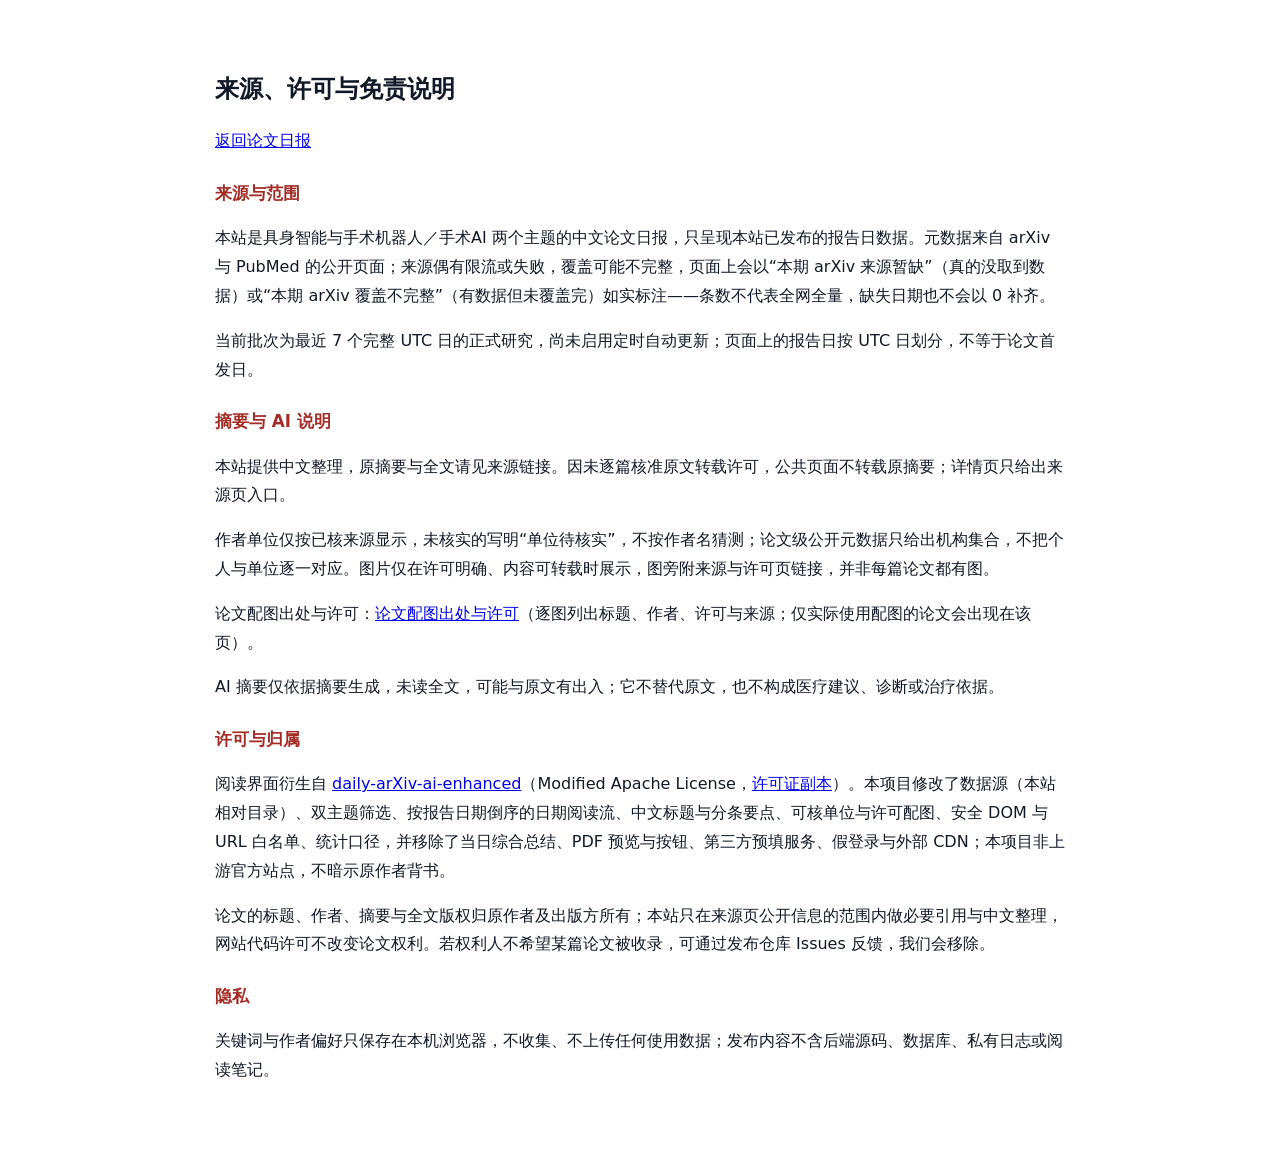
<file: NOTICE.html>
<!doctype html>
<!--
  ResearcherPapers 来源、许可与免责说明页（新建文件，不含上游代码）。

  来源与变更声明 / Provenance notice:
    阅读界面衍生自 Wei Deng 及贡献者的 daily-arXiv-ai-enhanced
    （main 01fdad3b0aec2d2f7977b686253a7b0c1c8273dc，Modified Apache License；
     许可证副本见 docs/licenses/daily-arxiv-LICENSE）；上游版权归其原作者，
    本项目不重新许可、不改标 MIT。
    2026-10 精简：不再声明“1 篇验证样本”，改为正式多日报告的来源/许可/摘要依据
    与无临床建议说明；不假称全网全量，也不假称已启用自动日更。
    2026-10 阅读改版：摘要说明补充“单位只按已核来源显示、未核不猜；配图仅在有明确
    许可且内容可转载时展示并附来源与许可，并非每篇都有图”；归属段改为描述当前
    实际改动（日期阅读流、中文标题/分条要点、可核单位与许可图，移除综合总结与 PDF 预览）。
-->
<html lang="zh-CN">
<head>
<meta charset="utf-8">
<meta name="viewport" content="width=device-width,initial-scale=1">
<title>来源、许可与免责说明 — ResearcherPapers</title>
<link rel="icon" type="image/png" href="assets/logo2-removebg-preview.png">
<link rel="stylesheet" href="css/pd-adapt.css">
</head>
<body>
<main class="notice-page">
<h1>来源、许可与免责说明</h1>
<p><a href="index.html">返回论文日报</a></p>

<h2>来源与范围</h2>
<p>本站是具身智能与手术机器人／手术AI 两个主题的中文论文日报，只呈现本站已发布的报告日数据。元数据来自 arXiv 与 PubMed 的公开页面；来源偶有限流或失败，覆盖可能不完整，页面上会以“本期 arXiv 来源暂缺”（真的没取到数据）或“本期 arXiv 覆盖不完整”（有数据但未覆盖完）如实标注——条数不代表全网全量，缺失日期也不会以 0 补齐。</p>
<p>当前批次为最近 7 个完整 UTC 日的正式研究，尚未启用定时自动更新；页面上的报告日按 UTC 日划分，不等于论文首发日。</p>

<h2>摘要与 AI 说明</h2>
<p>本站提供中文整理，原摘要与全文请见来源链接。因未逐篇核准原文转载许可，公共页面不转载原摘要；详情页只给出来源页入口。</p>
<p>作者单位仅按已核来源显示，未核实的写明“单位待核实”，不按作者名猜测；论文级公开元数据只给出机构集合，不把个人与单位逐一对应。图片仅在许可明确、内容可转载时展示，图旁附来源与许可页链接，并非每篇论文都有图。</p>
<p>论文配图出处与许可：<a href="docs/figure-credits.html">论文配图出处与许可</a>（逐图列出标题、作者、许可与来源；仅实际使用配图的论文会出现在该页）。</p>
<p>AI 摘要仅依据摘要生成，未读全文，可能与原文有出入；它不替代原文，也不构成医疗建议、诊断或治疗依据。</p>

<h2>许可与归属</h2>
<p>阅读界面衍生自 <a href="https://github.com/dw-dengwei/daily-arXiv-ai-enhanced" rel="noopener noreferrer" target="_blank">daily-arXiv-ai-enhanced</a>（Modified Apache License，<a href="docs/licenses/daily-arxiv-LICENSE">许可证副本</a>）。本项目修改了数据源（本站相对目录）、双主题筛选、按报告日期倒序的日期阅读流、中文标题与分条要点、可核单位与许可配图、安全 DOM 与 URL 白名单、统计口径，并移除了当日综合总结、PDF 预览与按钮、第三方预填服务、假登录与外部 CDN；本项目非上游官方站点，不暗示原作者背书。</p>
<p>论文的标题、作者、摘要与全文版权归原作者及出版方所有；本站只在来源页公开信息的范围内做必要引用与中文整理，网站代码许可不改变论文权利。若权利人不希望某篇论文被收录，可通过发布仓库 Issues 反馈，我们会移除。</p>

<h2>隐私</h2>
<p>关键词与作者偏好只保存在本机浏览器，不收集、不上传任何使用数据；发布内容不含后端源码、数据库、私有日志或阅读笔记。</p>
</main>
</body>
</html>
</file>
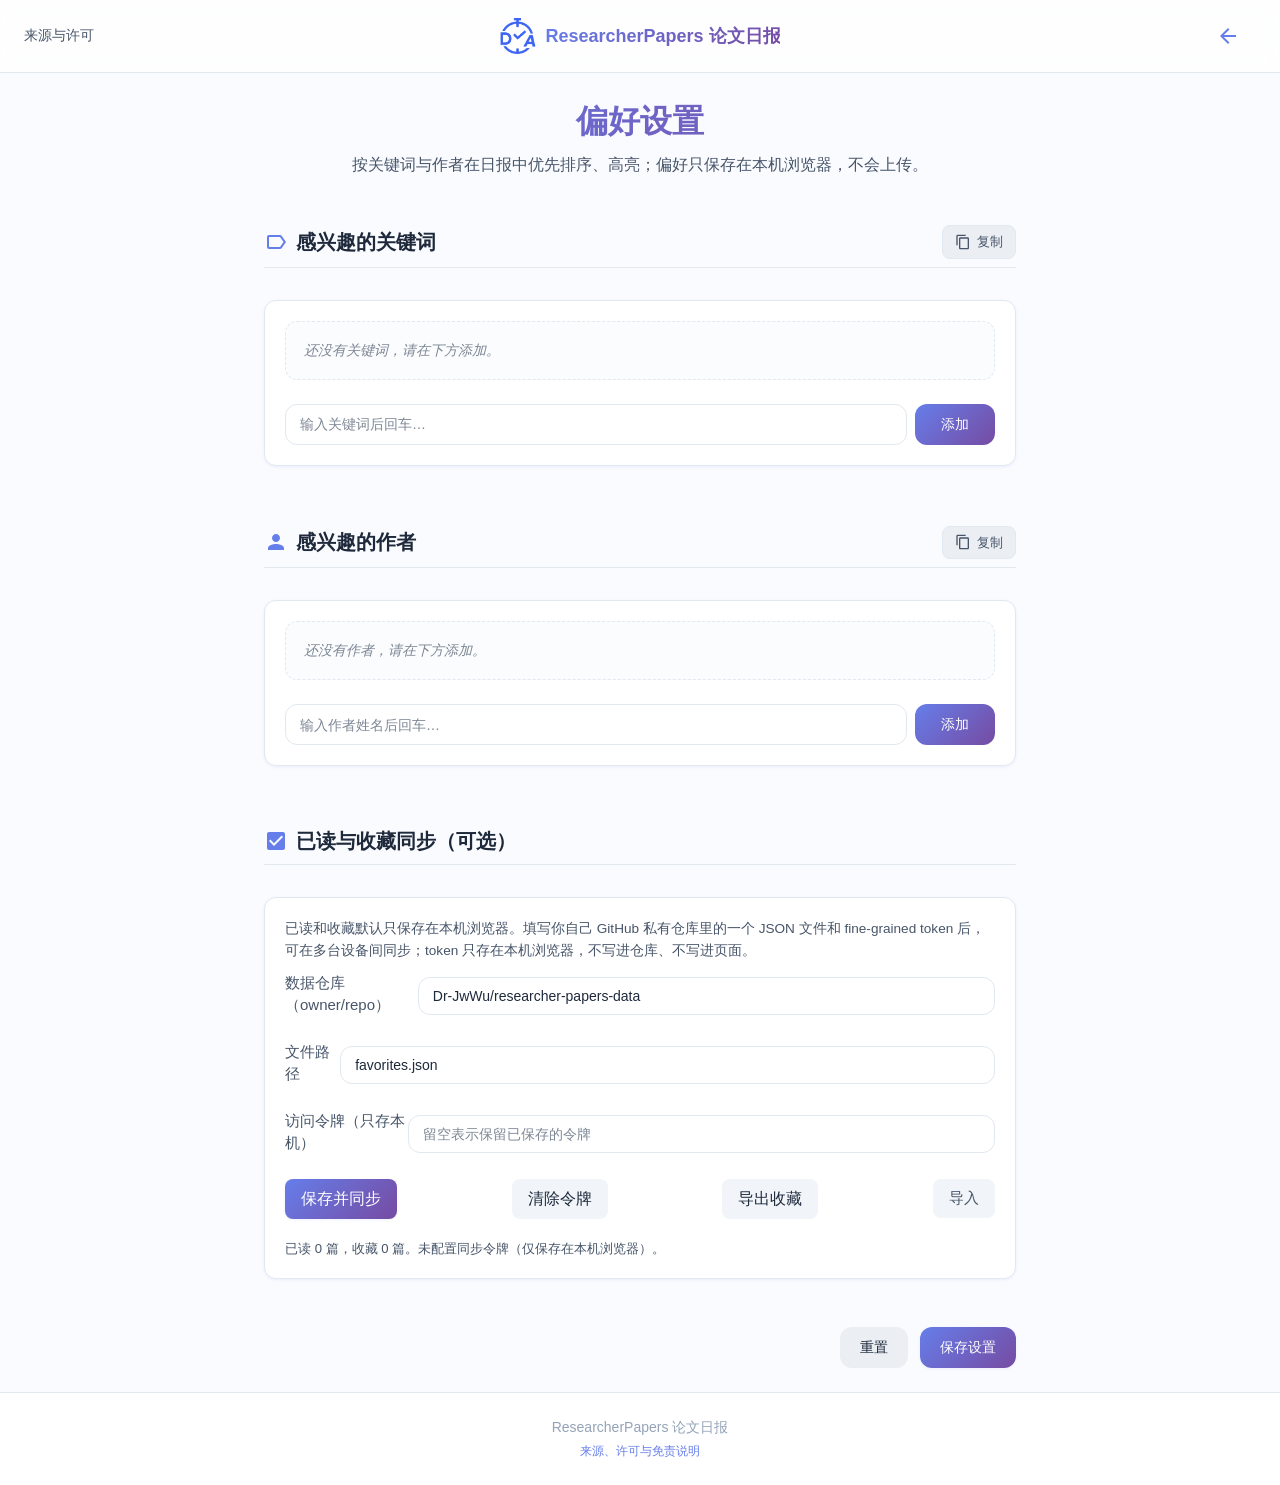
<file: settings.html>
<!DOCTYPE html>
<!--
  ResearcherPapers 偏好设置页。

  来源与变更声明 / Provenance notice:
    本文件由上游 daily-arXiv-ai-enhanced settings.html
    （main 01fdad3b0aec2d2f7977b686253a7b0c1c8273dc，Modified Apache License；
     参考 .upstream/daily-arxiv，许可证副本见 docs/licenses/daily-arxiv-LICENSE）
    改写而来。上游版权归其原作者，本项目不重新许可、不改标 MIT。
    本文件为修改后的衍生文件，主要变更：
      1. 删除 auth-config.js / auth.js、登录守卫与退出按钮（纯前端口令不是访问控制）；
      2. 删除 Google Fonts 与 GitHub 星标/派生数外部 API 调用；
      3. 本机存储说明压缩为一句话（删除输入限制工程说明）；
      4. 偏好标签改由 pd-settings.js 用 DOM API 构建（原 innerHTML 注入面已消除）。
-->
<html lang="zh-CN">
<head>
    <meta charset="UTF-8">
    <meta name="viewport" content="width=device-width, initial-scale=1.0">
    <meta name="description" content="ResearcherPapers 偏好设置：本机关键词与作者筛选">
    <title>偏好设置 - ResearcherPapers</title>
    <link rel="icon" type="image/png" href="assets/logo2-removebg-preview.png">
    <link rel="shortcut icon" type="image/png" href="assets/logo2-removebg-preview.png">
    <link rel="stylesheet" href="css/styles.css">
    <link rel="stylesheet" href="css/settings.css">
    <link rel="stylesheet" href="css/pd-adapt.css">
</head>
<body>
    <div class="app-container">
        <header>
            <div class="header-content">
                <div class="header-left">
                    <a href="NOTICE.html" class="about-link" title="来源、许可与免责说明">来源与许可</a>
                </div>

                <div class="header-center">
                    <a href="index.html" class="site-logo">
                        <img src="assets/logo2-removebg-preview.png" alt="ResearcherPapers 论文日报" class="logo-image">
                        <span class="site-title">ResearcherPapers 论文日报</span>
                    </a>
                </div>

                <div class="header-controls">
                    <a href="index.html" class="back-button" title="返回首页">
                        <svg width="24" height="24" viewBox="0 0 24 24" fill="none" xmlns="http://www.w3.org/2000/svg" aria-hidden="true">
                            <path d="M20 11H7.83L13.42 5.41L12 4L4 12L12 20L13.41 18.59L7.83 13H20V11Z" fill="currentColor"/>
                        </svg>
                    </a>
                </div>
            </div>
        </header>

        <main class="settings-page">
            <div class="settings-container">
                <div class="settings-header">
                    <h1>偏好设置</h1>
                    <p>按关键词与作者在日报中优先排序、高亮；偏好只保存在本机浏览器，不会上传。</p>
                </div>

                <div class="settings-content">
                    <div class="settings-section">
                        <div class="keyword-section-title">
                            <div class="keyword-section-title-left">
                                <svg width="24" height="24" viewBox="0 0 24 24" fill="none" xmlns="http://www.w3.org/2000/svg" aria-hidden="true">
                                    <path d="M17.63 5.84C17.27 5.33 16.67 5 16 5L5 5.01C3.9 5.01 3 5.9 3 7V17C3 18.1 3.9 18.99 5 18.99L16 19C16.67 19 17.27 18.67 17.63 18.16L22 12L17.63 5.84ZM16 17H5V7H16L19.55 12L16 17Z" fill="currentColor"/>
                                </svg>
                                感兴趣的关键词
                            </div>
                            <button id="copyKeywords" class="copy-button" title="复制关键词" type="button">
                                <svg width="18" height="18" viewBox="0 0 24 24" fill="none" xmlns="http://www.w3.org/2000/svg" aria-hidden="true">
                                    <path d="M16 1H4c-1.1 0-2 .9-2 2v14h2V3h12V1zm3 4H8c-1.1 0-2 .9-2 2v14c0 1.1.9 2 2 2h11c1.1 0 2-.9 2-2V7c0-1.1-.9-2-2-2zm0 16H8V7h11v14z" fill="currentColor"/>
                                </svg>
                                复制
                            </button>
                        </div>
                        <div class="settings-card">
                            <div class="settings-item">
                                <div class="tag-selector">
                                    <div class="selected-tags" id="selectedKeywords"></div>
                                    <div class="tag-input-container">
                                        <input type="text" id="keywordInput" class="settings-input" placeholder="输入关键词后回车…">
                                        <button id="addKeyword" class="add-tag-button" type="button">添加</button>
                                    </div>
                                </div>
                            </div>
                        </div>
                    </div>

                    <div class="settings-section">
                        <div class="keyword-section-title">
                            <div class="keyword-section-title-left">
                                <svg width="24" height="24" viewBox="0 0 24 24" fill="none" xmlns="http://www.w3.org/2000/svg" aria-hidden="true">
                                    <path d="M12 12c2.21 0 4-1.79 4-4s-1.79-4-4-4-4 1.79-4 4 1.79 4 4 4zm0 2c-2.67 0-8 1.34-8 4v2h16v-2c0-2.66-5.33-4-8-4z" fill="currentColor"/>
                                </svg>
                                感兴趣的作者
                            </div>
                            <button id="copyAuthors" class="copy-button" title="复制作者" type="button">
                                <svg width="18" height="18" viewBox="0 0 24 24" fill="none" xmlns="http://www.w3.org/2000/svg" aria-hidden="true">
                                    <path d="M16 1H4c-1.1 0-2 .9-2 2v14h2V3h12V1zm3 4H8c-1.1 0-2 .9-2 2v14c0 1.1.9 2 2 2h11c1.1 0 2-.9 2-2V7c0-1.1-.9-2-2-2zm0 16H8V7h11v14z" fill="currentColor"/>
                                </svg>
                                复制
                            </button>
                        </div>
                        <div class="settings-card">
                            <div class="settings-item">
                                <div class="tag-selector">
                                    <div class="selected-tags" id="selectedAuthors"></div>
                                    <div class="tag-input-container">
                                        <input type="text" id="authorInput" class="settings-input" placeholder="输入作者姓名后回车…">
                                        <button id="addAuthor" class="add-tag-button" type="button">添加</button>
                                    </div>
                                </div>
                            </div>
                        </div>
                    </div>

                    <div class="settings-section" id="syncSection">
                        <div class="keyword-section-title">
                            <div class="keyword-section-title-left">
                                <svg width="24" height="24" viewBox="0 0 24 24" fill="none" xmlns="http://www.w3.org/2000/svg" aria-hidden="true">
                                    <path d="M19 3H5c-1.1 0-2 .9-2 2v14c0 1.1.9 2 2 2h14c1.1 0 2-.9 2-2V5c0-1.1-.9-2-2-2zm-9 14l-5-5 1.41-1.41L10 14.17l7.59-7.59L19 8l-9 9z" fill="currentColor"/>
                                </svg>
                                已读与收藏同步（可选）
                            </div>
                        </div>
                        <div class="settings-card">
                            <p class="settings-help">已读和收藏默认只保存在本机浏览器。填写你自己 GitHub 私有仓库里的一个 JSON 文件和 fine-grained token 后，可在多台设备间同步；token 只存在本机浏览器，不写进仓库、不写进页面。</p>
                            <div class="settings-item">
                                <label class="settings-label" for="syncRepo">数据仓库（owner/repo）</label>
                                <input id="syncRepo" class="settings-input" type="text" autocomplete="off" spellcheck="false">
                            </div>
                            <div class="settings-item">
                                <label class="settings-label" for="syncPath">文件路径</label>
                                <input id="syncPath" class="settings-input" type="text" autocomplete="off" spellcheck="false">
                            </div>
                            <div class="settings-item">
                                <label class="settings-label" for="syncToken">访问令牌（只存本机）</label>
                                <input id="syncToken" class="settings-input" type="password" autocomplete="new-password" placeholder="留空表示保留已保存的令牌">
                            </div>
                            <div class="settings-item settings-sync-actions">
                                <button id="syncSave" class="button primary" type="button">保存并同步</button>
                                <button id="syncClear" class="button" type="button">清除令牌</button>
                                <button id="syncExport" class="button" type="button">导出收藏</button>
                                <label class="button settings-import-label" for="syncImport">导入</label>
                                <input id="syncImport" type="file" accept="application/json" hidden>
                            </div>
                            <p id="syncStatus" class="settings-sync-status" role="status"></p>
                        </div>
                    </div>
                </div>

                <div class="settings-actions">
                    <button id="resetSettings" class="button" type="button">重置</button>
                    <button id="saveSettings" class="button primary" type="button">保存设置</button>
                </div>
            </div>
        </main>

        <footer>
            <div class="footer-content">
                <p>ResearcherPapers 论文日报</p>
                <p class="footer-attribution"><a href="NOTICE.html">来源、许可与免责说明</a></p>
            </div>
        </footer>
    </div>

    <script src="js/pd-core.js"></script>
    <script src="js/pd-i18n.js"></script>
    <script src="js/pd-dom.js"></script>
    <script src="js/pd-prefs.js"></script>
    <script src="js/pd-user-state.js"></script>
    <script src="js/pd-settings.js"></script>
    <script src="js/pd-sync-settings.js"></script>
</body>
</html>
</file>
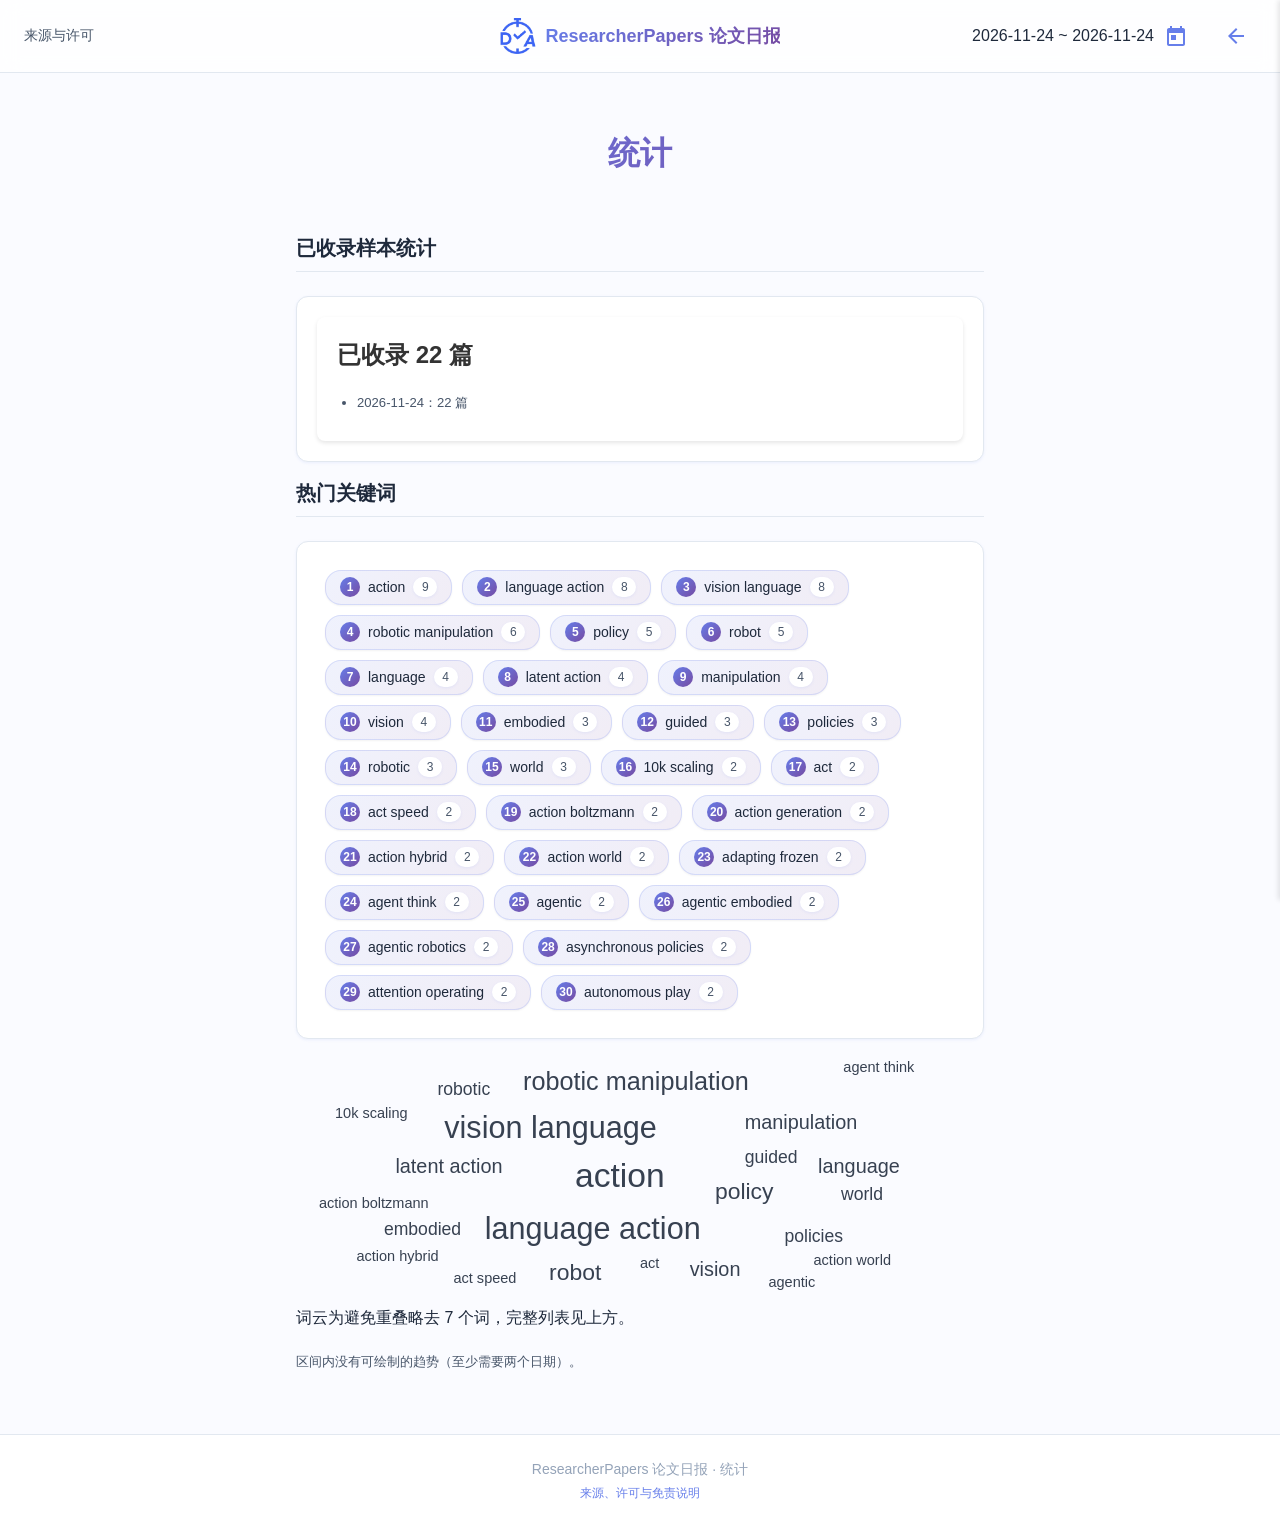
<file: statistic.html>
<!DOCTYPE html>
<!--
  ResearcherPapers 统计页（只统计已收录样本）。

  来源与变更声明 / Provenance notice:
    本文件由上游 daily-arXiv-ai-enhanced statistic.html
    （main 01fdad3b0aec2d2f7977b686253a7b0c1c8273dc，Modified Apache License；
     参考 .upstream/daily-arxiv，许可证副本见 docs/licenses/daily-arxiv-LICENSE）
    改写而来。上游版权归其原作者，本项目不重新许可、不改标 MIT。
    本文件为修改后的衍生文件，主要变更：
      1. 删除 flatpickr / d3 / d3-cloud / compromise / chart.js 等 CDN 脚本
         与 Google Fonts，统计图改为内置 SVG 渲染（无外部请求）；
      2. 删除 auth-config.js / auth.js、登录守卫与退出按钮；
      3. 删除 GitHub 星标/派生数外部 API 调用；
      4. 日期选择改原生 input[type=date]；
      5. 不再放“仅统计已收录样本/不补 0”这类常驻口径 defence：缺失日期仍逐日
         如实列出、不补 0，事实说明保留在缺口清单里；
      6. 精简：删除工程说明区块；页脚只留署名与关于链接。
-->
<html lang="zh-CN">
<head>
    <meta charset="UTF-8">
    <meta name="viewport" content="width=device-width, initial-scale=1.0">
    <meta name="description" content="ResearcherPapers 统计：关键词与趋势">
    <title>统计 - ResearcherPapers</title>
    <link rel="icon" type="image/png" href="assets/logo2-removebg-preview.png">
    <link rel="shortcut icon" type="image/png" href="assets/logo2-removebg-preview.png">
    <link rel="stylesheet" href="css/styles.css">
    <link rel="stylesheet" href="css/statistic.css">
    <link rel="stylesheet" href="css/pd-adapt.css">
</head>
<body>
    <div class="app-container">
        <header>
            <div class="header-content">
                <div class="header-left">
                    <a href="NOTICE.html" class="about-link" title="来源、许可与免责说明">来源与许可</a>
                </div>

                <div class="header-center">
                    <a href="index.html" class="site-logo">
                        <img src="assets/logo2-removebg-preview.png" alt="ResearcherPapers 论文日报" class="logo-image">
                        <span class="site-title">ResearcherPapers 论文日报</span>
                    </a>
                </div>

                <div class="header-controls">
                    <div class="date-selector">
                        <div class="date-display">
                            <span id="currentDate">Loading...</span>
                            <button id="calendarButton" class="icon-button" title="选择日期" type="button">
                                <svg width="24" height="24" viewBox="0 0 24 24" fill="none" xmlns="http://www.w3.org/2000/svg" aria-hidden="true">
                                    <path d="M19 4H18V2H16V4H8V2H6V4H5C3.89 4 3.01 4.9 3.01 6L3 20C3 21.1 3.89 22 5 22H19C20.1 22 21 21.1 21 20V6C21 4.9 20.1 4 19 4ZM19 20H5V9H19V20ZM7 11H12V16H7V11Z" fill="currentColor"/>
                                </svg>
                            </button>
                        </div>
                    </div>
                    <a href="index.html" class="back-button" title="返回首页">
                        <svg width="24" height="24" viewBox="0 0 24 24" fill="none" xmlns="http://www.w3.org/2000/svg" aria-hidden="true">
                            <path d="M20 11H7.83L13.42 5.41L12 4L4 12L12 20L13.41 18.59L7.83 13H20V11Z" fill="currentColor"/>
                        </svg>
                    </a>
                </div>
            </div>
        </header>

        <main class="statistics-page">
            <div class="statistics-container">
                <div class="statistics-header">
                    <h1>统计</h1>
                </div>

                <div class="statistics-content">
                    <div class="date-picker-modal" id="datePickerModal">
                        <div class="date-picker-content">
                            <div class="date-picker-body">
                                <h3 class="date-picker-title">选择日期</h3>
                                <div class="flatpickr-container">
                                    <div id="datepicker" class="native-datepicker"></div>
                                </div>
                                <div class="date-range-selector">
                                    <span class="toggle-label">区间</span>
                                    <label class="toggle-switch">
                                        <input type="checkbox" id="dateRangeMode">
                                        <span class="toggle-slider"></span>
                                    </label>
                                </div>
                            </div>
                        </div>
                    </div>

                    <div id="papersList">
                        <!-- 统计数据由 statistic.js 渲染 -->
                    </div>
                </div>
            </div>
        </main>

        <footer>
            <div class="footer-content">
                <p>ResearcherPapers 论文日报 · 统计</p>
                <p class="footer-attribution"><a href="NOTICE.html">来源、许可与免责说明</a></p>
            </div>
        </footer>
    </div>

    <div id="paperSidebar" class="paper-sidebar">
        <div class="sidebar-header">
            <div class="header-content">
                <h3 id="selectedKeyword"></h3>
            </div>
            <button class="close-sidebar" type="button" title="关闭">&times;</button>
        </div>
        <div class="sidebar-content">
            <div id="relatedPapers" class="related-papers">
                <!-- 相关论文由 statistic.js 渲染 -->
            </div>
        </div>
    </div>

    <noscript>
        <p class="noscript-notice">本页需要 JavaScript 才能读取本站 data/ 目录下的数据；未启用脚本时不会发送任何请求。</p>
    </noscript>

    <script src="js/pd-core.js"></script>
    <script src="js/pd-i18n.js"></script>
    <script src="js/pd-dom.js"></script>
    <script src="js/pd-stat.js"></script>
    <script src="js/statistic.js"></script>
</body>
</html>
</file>
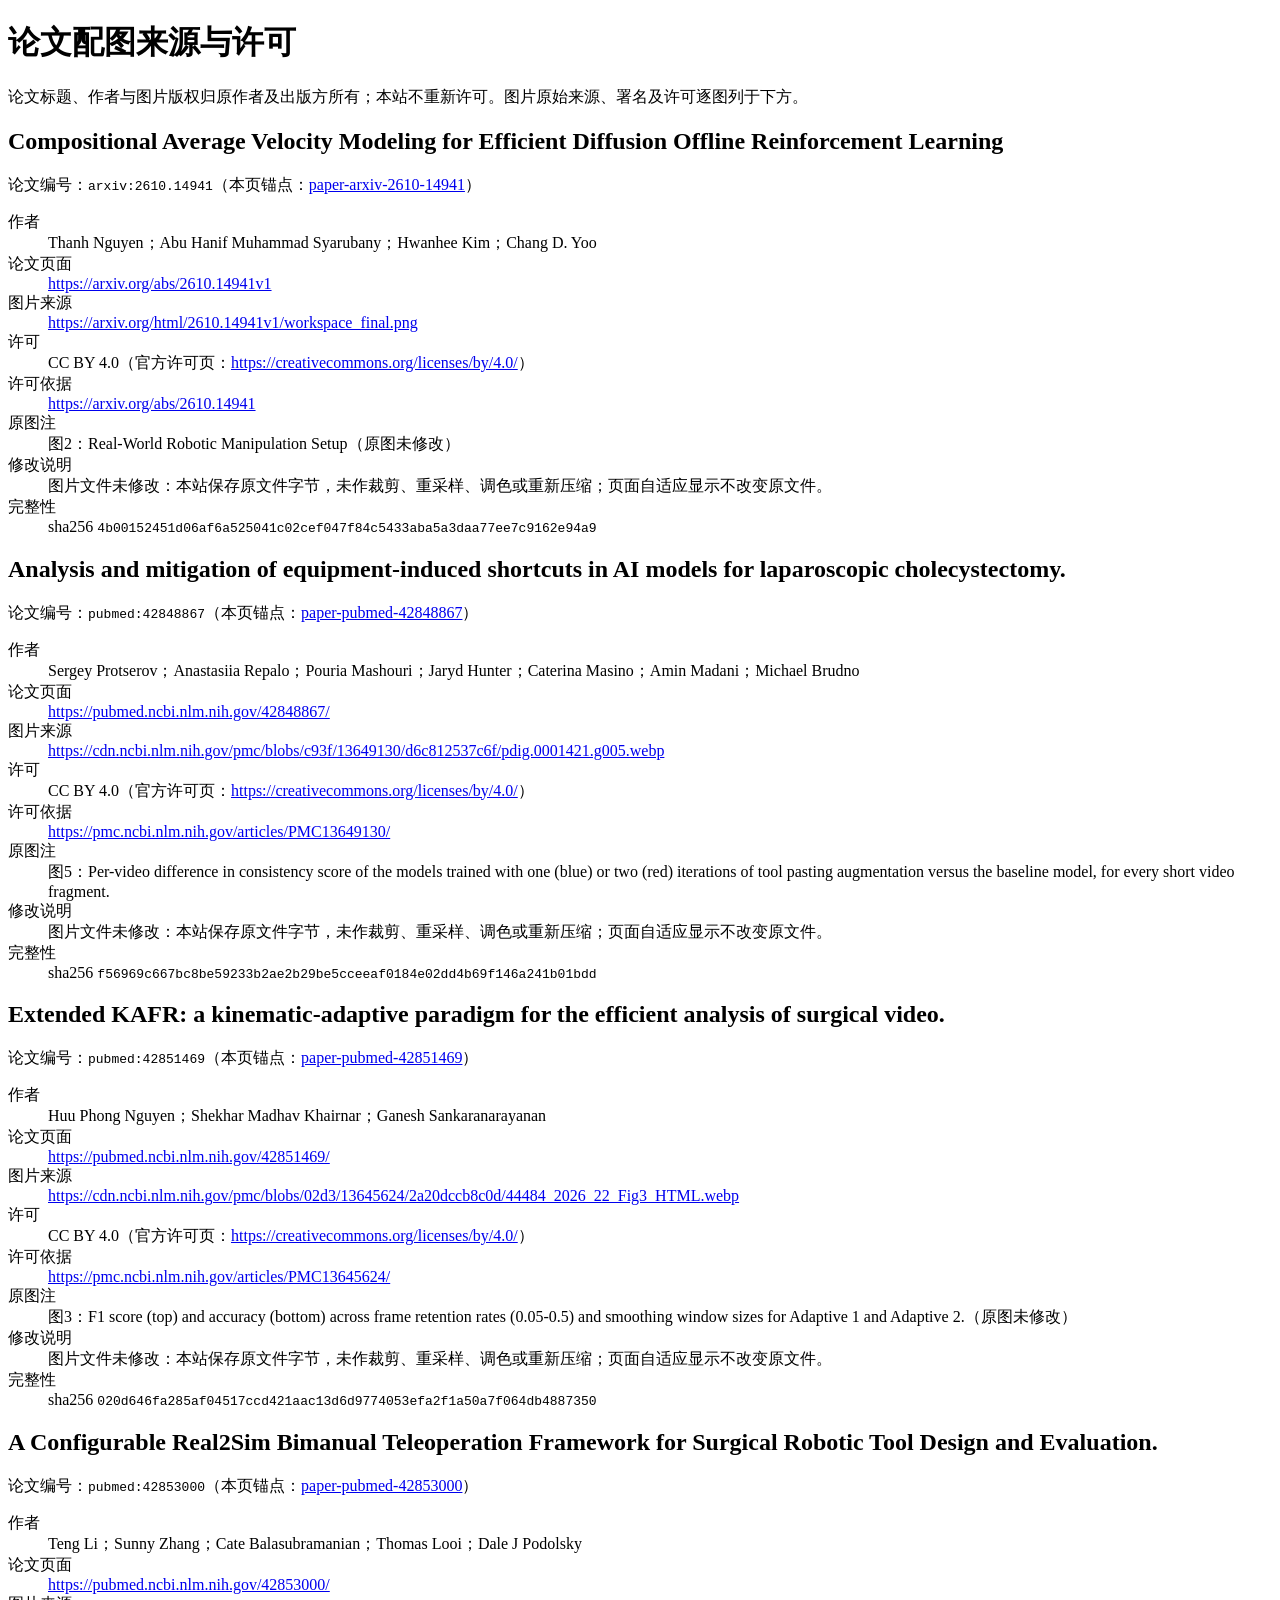
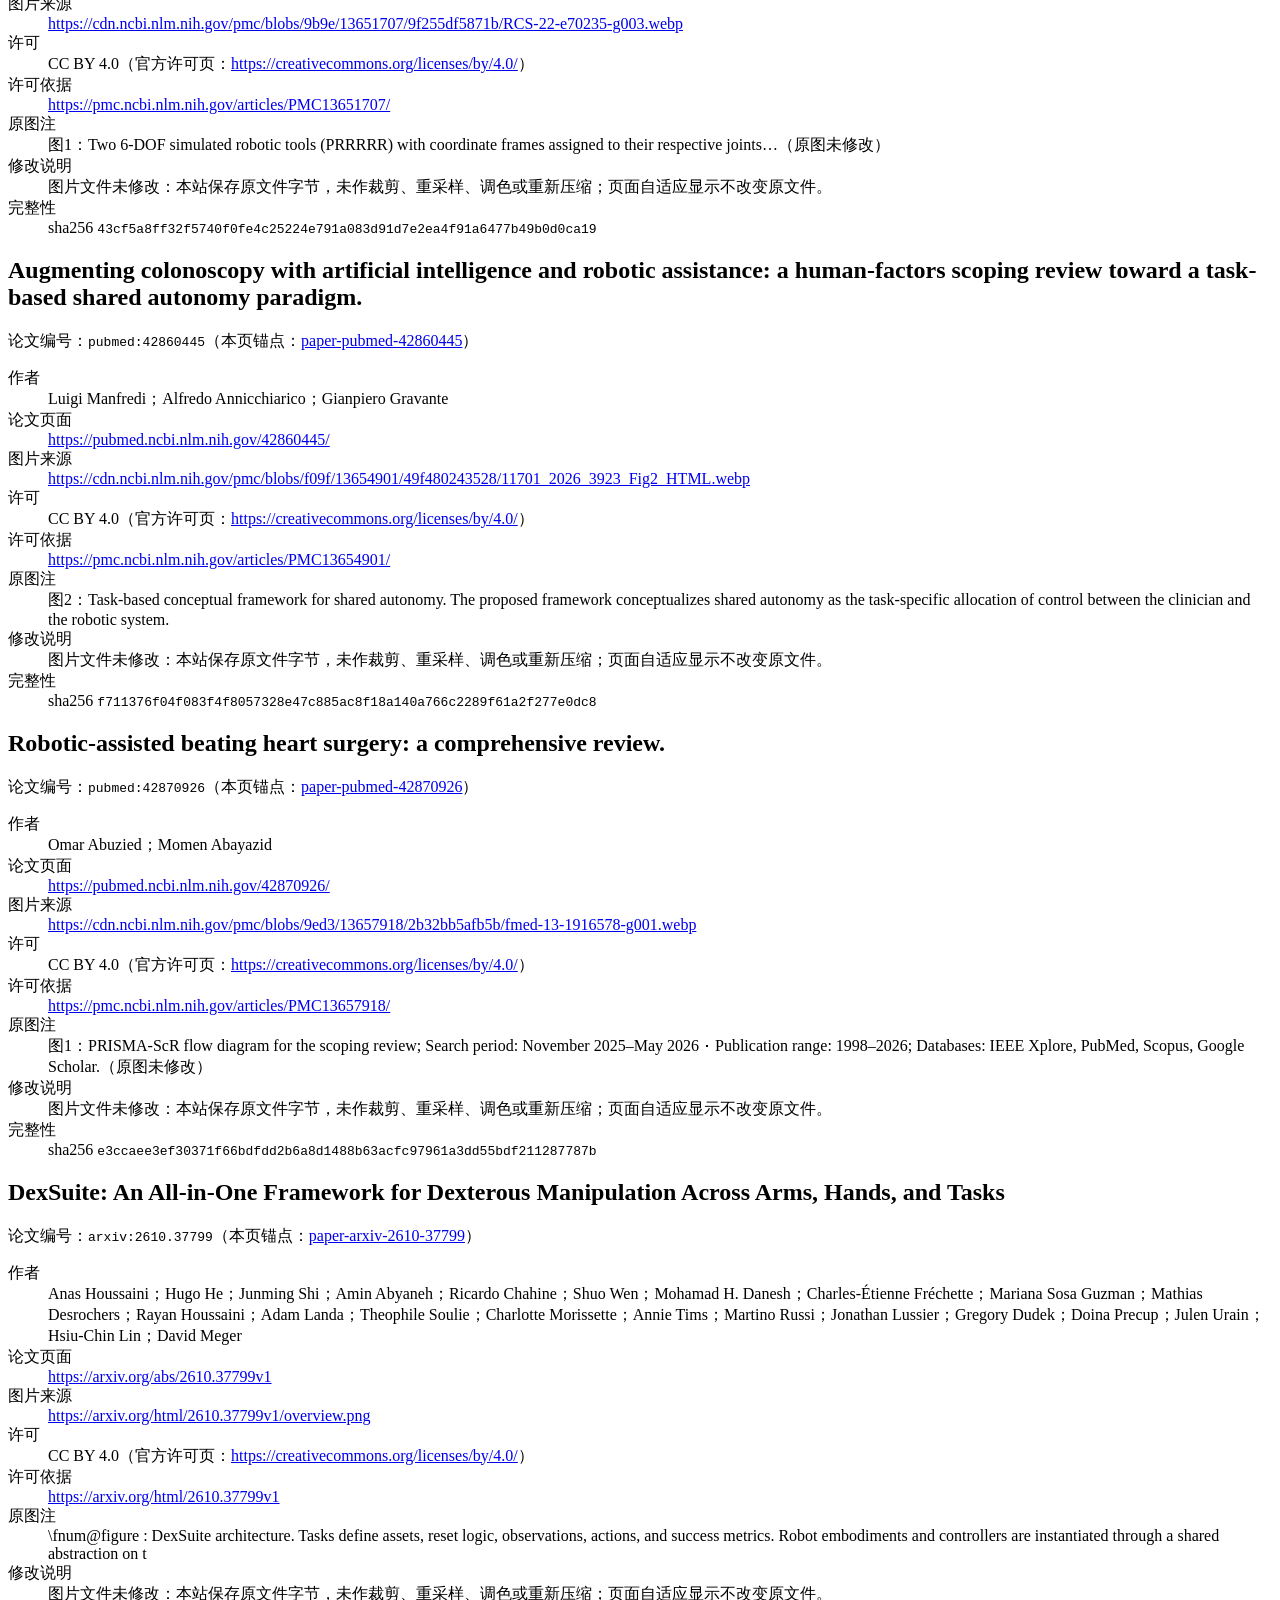
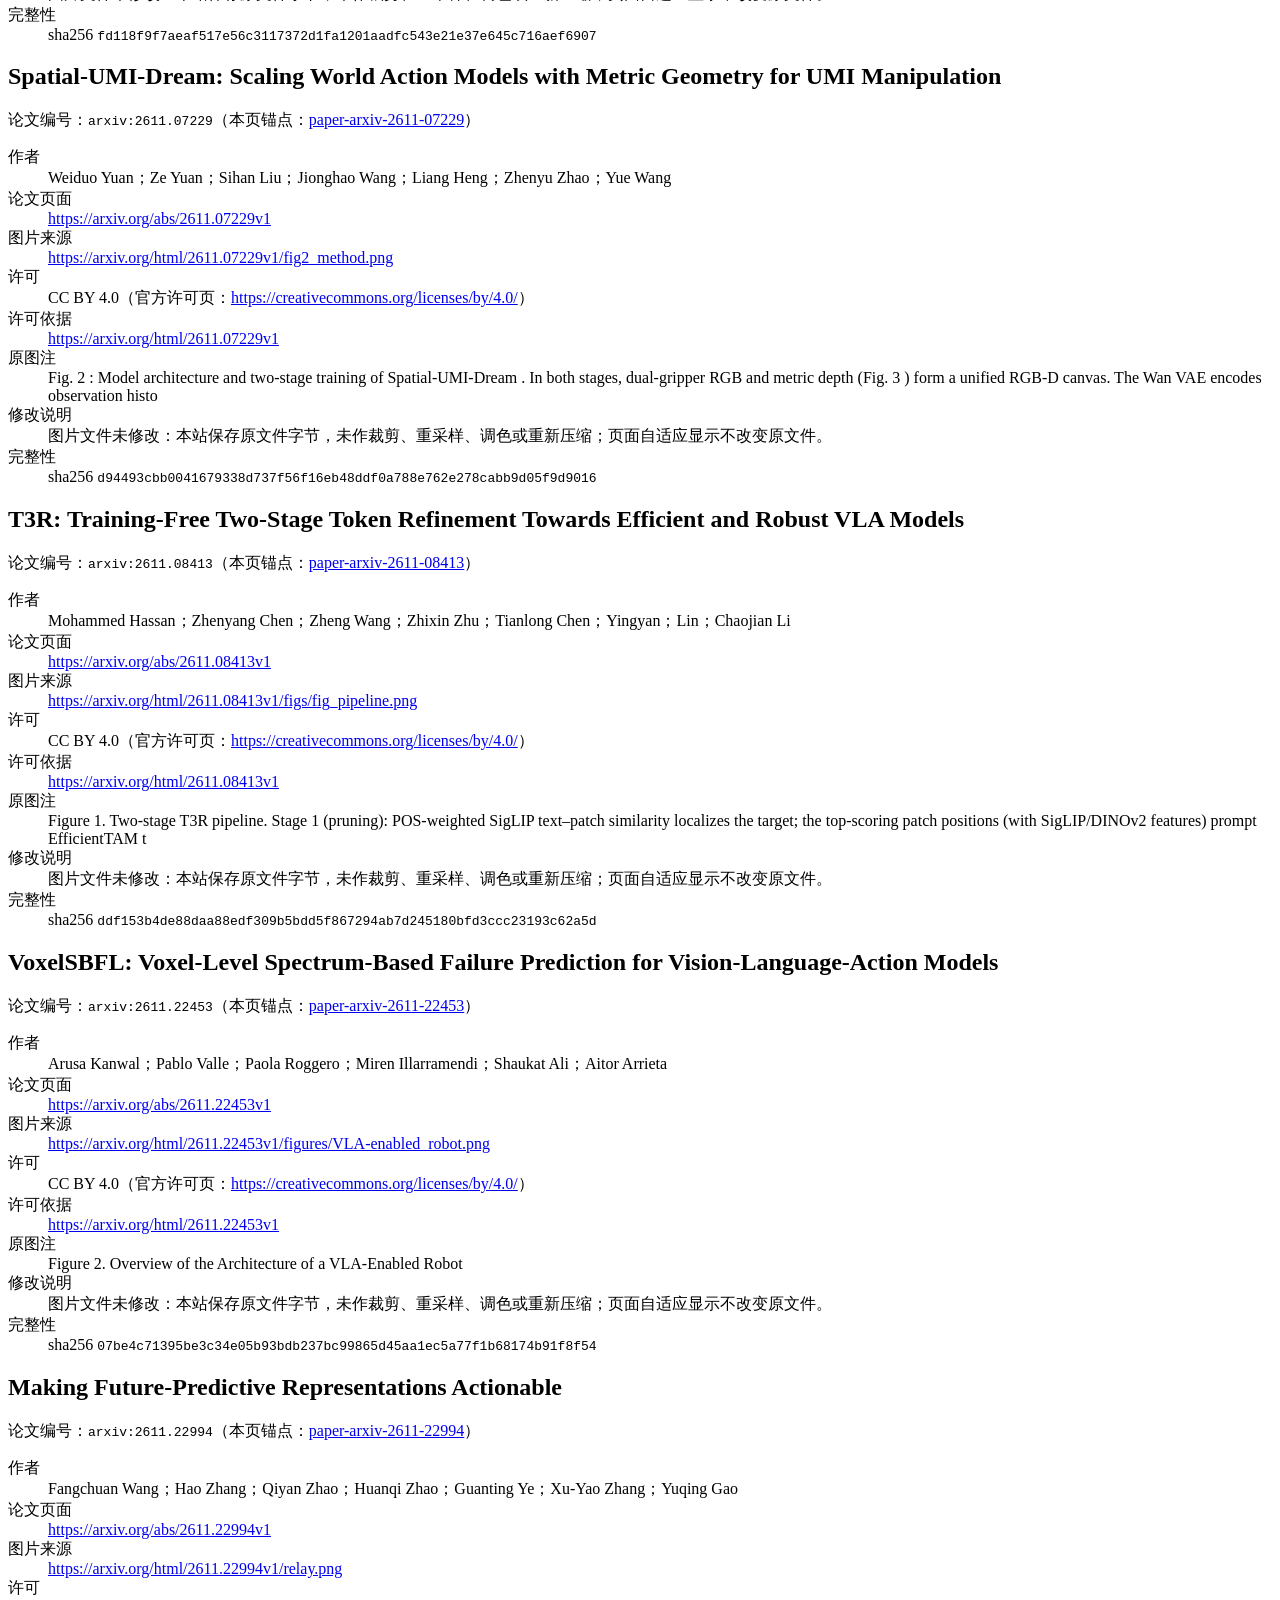
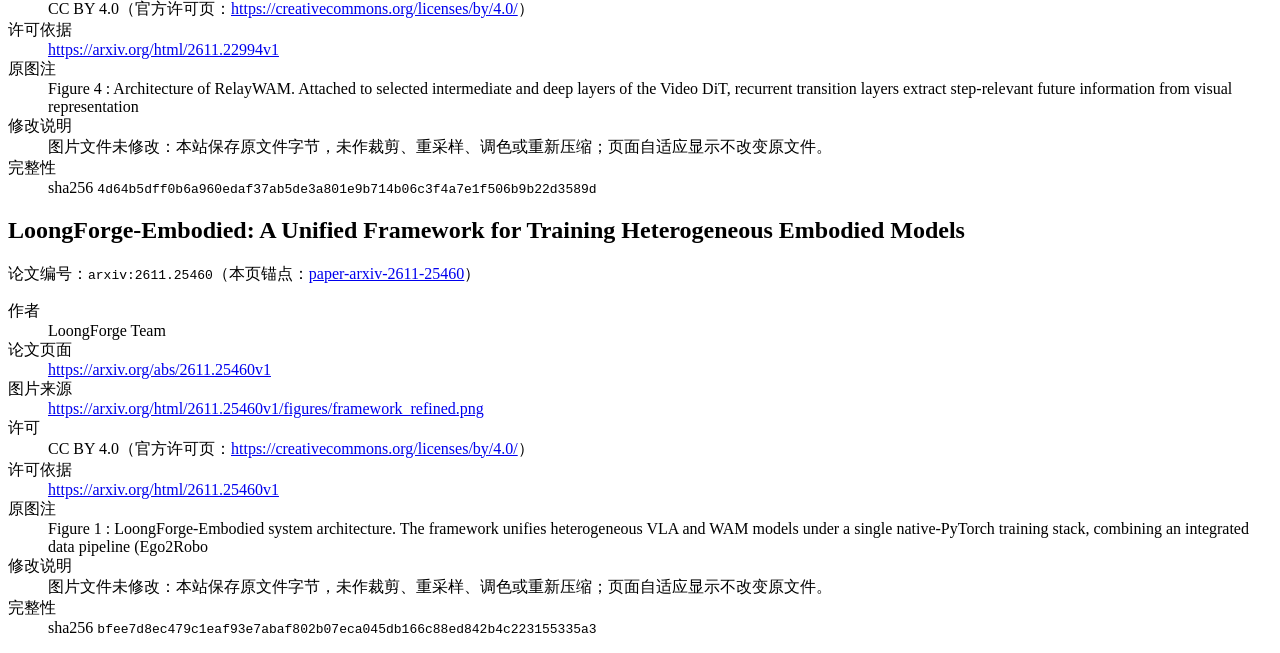
<file: docs/figure-credits.html>
<!doctype html><html lang="zh-CN"><meta charset="UTF-8"><title>论文配图来源与许可</title><body><main><h1>论文配图来源与许可</h1><p>论文标题、作者与图片版权归原作者及出版方所有；本站不重新许可。图片原始来源、署名及许可逐图列于下方。</p><article class="credit" id="paper-arxiv-2610-14941">
<h2>Compositional Average Velocity Modeling for Efficient Diffusion Offline Reinforcement Learning</h2>
<p class="credit-meta">论文编号：<code>arxiv:2610.14941</code>（本页锚点：<a href="#paper-arxiv-2610-14941">paper-arxiv-2610-14941</a>）</p>
<dl>
<dt>作者</dt><dd>Thanh Nguyen；Abu Hanif Muhammad Syarubany；Hwanhee Kim；Chang D. Yoo</dd>
<dt>论文页面</dt><dd><a href="https://arxiv.org/abs/2610.14941v1" rel="noopener noreferrer" target="_blank">https://arxiv.org/abs/2610.14941v1</a></dd>
<dt>图片来源</dt><dd><a href="https://arxiv.org/html/2610.14941v1/workspace_final.png" rel="noopener noreferrer" target="_blank">https://arxiv.org/html/2610.14941v1/workspace_final.png</a></dd>
<dt>许可</dt><dd>CC BY 4.0（官方许可页：<a href="https://creativecommons.org/licenses/by/4.0/" rel="noopener noreferrer" target="_blank">https://creativecommons.org/licenses/by/4.0/</a>）</dd>
<dt>许可依据</dt><dd><a href="https://arxiv.org/abs/2610.14941" rel="noopener noreferrer" target="_blank">https://arxiv.org/abs/2610.14941</a></dd>
<dt>原图注</dt><dd>图2：Real-World Robotic Manipulation Setup（原图未修改）</dd>
<dt>修改说明</dt><dd>图片文件未修改：本站保存原文件字节，未作裁剪、重采样、调色或重新压缩；页面自适应显示不改变原文件。</dd>
<dt>完整性</dt><dd>sha256 <code>4b00152451d06af6a525041c02cef047f84c5433aba5a3daa77ee7c9162e94a9</code></dd>
</dl>
</article><article class="credit" id="paper-pubmed-42848867">
<h2>Analysis and mitigation of equipment-induced shortcuts in AI models for laparoscopic cholecystectomy.</h2>
<p class="credit-meta">论文编号：<code>pubmed:42848867</code>（本页锚点：<a href="#paper-pubmed-42848867">paper-pubmed-42848867</a>）</p>
<dl>
<dt>作者</dt><dd>Sergey Protserov；Anastasiia Repalo；Pouria Mashouri；Jaryd Hunter；Caterina Masino；Amin Madani；Michael Brudno</dd>
<dt>论文页面</dt><dd><a href="https://pubmed.ncbi.nlm.nih.gov/42848867/" rel="noopener noreferrer" target="_blank">https://pubmed.ncbi.nlm.nih.gov/42848867/</a></dd>
<dt>图片来源</dt><dd><a href="https://cdn.ncbi.nlm.nih.gov/pmc/blobs/c93f/13649130/d6c812537c6f/pdig.0001421.g005.webp" rel="noopener noreferrer" target="_blank">https://cdn.ncbi.nlm.nih.gov/pmc/blobs/c93f/13649130/d6c812537c6f/pdig.0001421.g005.webp</a></dd>
<dt>许可</dt><dd>CC BY 4.0（官方许可页：<a href="https://creativecommons.org/licenses/by/4.0/" rel="noopener noreferrer" target="_blank">https://creativecommons.org/licenses/by/4.0/</a>）</dd>
<dt>许可依据</dt><dd><a href="https://pmc.ncbi.nlm.nih.gov/articles/PMC13649130/" rel="noopener noreferrer" target="_blank">https://pmc.ncbi.nlm.nih.gov/articles/PMC13649130/</a></dd>
<dt>原图注</dt><dd>图5：Per-video difference in consistency score of the models trained with one (blue) or two (red) iterations of tool pasting augmentation versus the baseline model, for every short video fragment.</dd>
<dt>修改说明</dt><dd>图片文件未修改：本站保存原文件字节，未作裁剪、重采样、调色或重新压缩；页面自适应显示不改变原文件。</dd>
<dt>完整性</dt><dd>sha256 <code>f56969c667bc8be59233b2ae2b29be5cceeaf0184e02dd4b69f146a241b01bdd</code></dd>
</dl>
</article><article class="credit" id="paper-pubmed-42851469">
<h2>Extended KAFR: a kinematic-adaptive paradigm for the efficient analysis of surgical video.</h2>
<p class="credit-meta">论文编号：<code>pubmed:42851469</code>（本页锚点：<a href="#paper-pubmed-42851469">paper-pubmed-42851469</a>）</p>
<dl>
<dt>作者</dt><dd>Huu Phong Nguyen；Shekhar Madhav Khairnar；Ganesh Sankaranarayanan</dd>
<dt>论文页面</dt><dd><a href="https://pubmed.ncbi.nlm.nih.gov/42851469/" rel="noopener noreferrer" target="_blank">https://pubmed.ncbi.nlm.nih.gov/42851469/</a></dd>
<dt>图片来源</dt><dd><a href="https://cdn.ncbi.nlm.nih.gov/pmc/blobs/02d3/13645624/2a20dccb8c0d/44484_2026_22_Fig3_HTML.webp" rel="noopener noreferrer" target="_blank">https://cdn.ncbi.nlm.nih.gov/pmc/blobs/02d3/13645624/2a20dccb8c0d/44484_2026_22_Fig3_HTML.webp</a></dd>
<dt>许可</dt><dd>CC BY 4.0（官方许可页：<a href="https://creativecommons.org/licenses/by/4.0/" rel="noopener noreferrer" target="_blank">https://creativecommons.org/licenses/by/4.0/</a>）</dd>
<dt>许可依据</dt><dd><a href="https://pmc.ncbi.nlm.nih.gov/articles/PMC13645624/" rel="noopener noreferrer" target="_blank">https://pmc.ncbi.nlm.nih.gov/articles/PMC13645624/</a></dd>
<dt>原图注</dt><dd>图3：F1 score (top) and accuracy (bottom) across frame retention rates (0.05-0.5) and smoothing window sizes for Adaptive 1 and Adaptive 2.（原图未修改）</dd>
<dt>修改说明</dt><dd>图片文件未修改：本站保存原文件字节，未作裁剪、重采样、调色或重新压缩；页面自适应显示不改变原文件。</dd>
<dt>完整性</dt><dd>sha256 <code>020d646fa285af04517ccd421aac13d6d9774053efa2f1a50a7f064db4887350</code></dd>
</dl>
</article><article class="credit" id="paper-pubmed-42853000">
<h2>A Configurable Real2Sim Bimanual Teleoperation Framework for Surgical Robotic Tool Design and Evaluation.</h2>
<p class="credit-meta">论文编号：<code>pubmed:42853000</code>（本页锚点：<a href="#paper-pubmed-42853000">paper-pubmed-42853000</a>）</p>
<dl>
<dt>作者</dt><dd>Teng Li；Sunny Zhang；Cate Balasubramanian；Thomas Looi；Dale J Podolsky</dd>
<dt>论文页面</dt><dd><a href="https://pubmed.ncbi.nlm.nih.gov/42853000/" rel="noopener noreferrer" target="_blank">https://pubmed.ncbi.nlm.nih.gov/42853000/</a></dd>
<dt>图片来源</dt><dd><a href="https://cdn.ncbi.nlm.nih.gov/pmc/blobs/9b9e/13651707/9f255df5871b/RCS-22-e70235-g003.webp" rel="noopener noreferrer" target="_blank">https://cdn.ncbi.nlm.nih.gov/pmc/blobs/9b9e/13651707/9f255df5871b/RCS-22-e70235-g003.webp</a></dd>
<dt>许可</dt><dd>CC BY 4.0（官方许可页：<a href="https://creativecommons.org/licenses/by/4.0/" rel="noopener noreferrer" target="_blank">https://creativecommons.org/licenses/by/4.0/</a>）</dd>
<dt>许可依据</dt><dd><a href="https://pmc.ncbi.nlm.nih.gov/articles/PMC13651707/" rel="noopener noreferrer" target="_blank">https://pmc.ncbi.nlm.nih.gov/articles/PMC13651707/</a></dd>
<dt>原图注</dt><dd>图1：Two 6‐DOF simulated robotic tools (PRRRRR) with coordinate frames assigned to their respective joints…（原图未修改）</dd>
<dt>修改说明</dt><dd>图片文件未修改：本站保存原文件字节，未作裁剪、重采样、调色或重新压缩；页面自适应显示不改变原文件。</dd>
<dt>完整性</dt><dd>sha256 <code>43cf5a8ff32f5740f0fe4c25224e791a083d91d7e2ea4f91a6477b49b0d0ca19</code></dd>
</dl>
</article><article class="credit" id="paper-pubmed-42860445">
<h2>Augmenting colonoscopy with artificial intelligence and robotic assistance: a human-factors scoping review toward a task-based shared autonomy paradigm.</h2>
<p class="credit-meta">论文编号：<code>pubmed:42860445</code>（本页锚点：<a href="#paper-pubmed-42860445">paper-pubmed-42860445</a>）</p>
<dl>
<dt>作者</dt><dd>Luigi Manfredi；Alfredo Annicchiarico；Gianpiero Gravante</dd>
<dt>论文页面</dt><dd><a href="https://pubmed.ncbi.nlm.nih.gov/42860445/" rel="noopener noreferrer" target="_blank">https://pubmed.ncbi.nlm.nih.gov/42860445/</a></dd>
<dt>图片来源</dt><dd><a href="https://cdn.ncbi.nlm.nih.gov/pmc/blobs/f09f/13654901/49f480243528/11701_2026_3923_Fig2_HTML.webp" rel="noopener noreferrer" target="_blank">https://cdn.ncbi.nlm.nih.gov/pmc/blobs/f09f/13654901/49f480243528/11701_2026_3923_Fig2_HTML.webp</a></dd>
<dt>许可</dt><dd>CC BY 4.0（官方许可页：<a href="https://creativecommons.org/licenses/by/4.0/" rel="noopener noreferrer" target="_blank">https://creativecommons.org/licenses/by/4.0/</a>）</dd>
<dt>许可依据</dt><dd><a href="https://pmc.ncbi.nlm.nih.gov/articles/PMC13654901/" rel="noopener noreferrer" target="_blank">https://pmc.ncbi.nlm.nih.gov/articles/PMC13654901/</a></dd>
<dt>原图注</dt><dd>图2：Task-based conceptual framework for shared autonomy. The proposed framework conceptualizes shared autonomy as the task-specific allocation of control between the clinician and the robotic system.</dd>
<dt>修改说明</dt><dd>图片文件未修改：本站保存原文件字节，未作裁剪、重采样、调色或重新压缩；页面自适应显示不改变原文件。</dd>
<dt>完整性</dt><dd>sha256 <code>f711376f04f083f4f8057328e47c885ac8f18a140a766c2289f61a2f277e0dc8</code></dd>
</dl>
</article><article class="credit" id="paper-pubmed-42870926">
<h2>Robotic-assisted beating heart surgery: a comprehensive review.</h2>
<p class="credit-meta">论文编号：<code>pubmed:42870926</code>（本页锚点：<a href="#paper-pubmed-42870926">paper-pubmed-42870926</a>）</p>
<dl>
<dt>作者</dt><dd>Omar Abuzied；Momen Abayazid</dd>
<dt>论文页面</dt><dd><a href="https://pubmed.ncbi.nlm.nih.gov/42870926/" rel="noopener noreferrer" target="_blank">https://pubmed.ncbi.nlm.nih.gov/42870926/</a></dd>
<dt>图片来源</dt><dd><a href="https://cdn.ncbi.nlm.nih.gov/pmc/blobs/9ed3/13657918/2b32bb5afb5b/fmed-13-1916578-g001.webp" rel="noopener noreferrer" target="_blank">https://cdn.ncbi.nlm.nih.gov/pmc/blobs/9ed3/13657918/2b32bb5afb5b/fmed-13-1916578-g001.webp</a></dd>
<dt>许可</dt><dd>CC BY 4.0（官方许可页：<a href="https://creativecommons.org/licenses/by/4.0/" rel="noopener noreferrer" target="_blank">https://creativecommons.org/licenses/by/4.0/</a>）</dd>
<dt>许可依据</dt><dd><a href="https://pmc.ncbi.nlm.nih.gov/articles/PMC13657918/" rel="noopener noreferrer" target="_blank">https://pmc.ncbi.nlm.nih.gov/articles/PMC13657918/</a></dd>
<dt>原图注</dt><dd>图1：PRISMA-ScR flow diagram for the scoping review; Search period: November 2025–May 2026 ⋅ Publication range: 1998–2026; Databases: IEEE Xplore, PubMed, Scopus, Google Scholar.（原图未修改）</dd>
<dt>修改说明</dt><dd>图片文件未修改：本站保存原文件字节，未作裁剪、重采样、调色或重新压缩；页面自适应显示不改变原文件。</dd>
<dt>完整性</dt><dd>sha256 <code>e3ccaee3ef30371f66bdfdd2b6a8d1488b63acfc97961a3dd55bdf211287787b</code></dd>
</dl>
</article><article class="credit" id="paper-arxiv-2610-37799">
<h2>DexSuite: An All-in-One Framework for Dexterous Manipulation Across Arms, Hands, and Tasks</h2>
<p class="credit-meta">论文编号：<code>arxiv:2610.37799</code>（本页锚点：<a href="#paper-arxiv-2610-37799">paper-arxiv-2610-37799</a>）</p>
<dl>
<dt>作者</dt><dd>Anas Houssaini；Hugo He；Junming Shi；Amin Abyaneh；Ricardo Chahine；Shuo Wen；Mohamad H. Danesh；Charles-Étienne Fréchette；Mariana Sosa Guzman；Mathias Desrochers；Rayan Houssaini；Adam Landa；Theophile Soulie；Charlotte Morissette；Annie Tims；Martino Russi；Jonathan Lussier；Gregory Dudek；Doina Precup；Julen Urain；Hsiu-Chin Lin；David Meger</dd>
<dt>论文页面</dt><dd><a href="https://arxiv.org/abs/2610.37799v1" rel="noopener noreferrer" target="_blank">https://arxiv.org/abs/2610.37799v1</a></dd>
<dt>图片来源</dt><dd><a href="https://arxiv.org/html/2610.37799v1/overview.png" rel="noopener noreferrer" target="_blank">https://arxiv.org/html/2610.37799v1/overview.png</a></dd>
<dt>许可</dt><dd>CC BY 4.0（官方许可页：<a href="https://creativecommons.org/licenses/by/4.0/" rel="noopener noreferrer" target="_blank">https://creativecommons.org/licenses/by/4.0/</a>）</dd>
<dt>许可依据</dt><dd><a href="https://arxiv.org/html/2610.37799v1" rel="noopener noreferrer" target="_blank">https://arxiv.org/html/2610.37799v1</a></dd>
<dt>原图注</dt><dd>\fnum@figure : DexSuite architecture. Tasks define assets, reset logic, observations, actions, and success metrics. Robot embodiments and controllers are instantiated through a shared abstraction on t</dd>
<dt>修改说明</dt><dd>图片文件未修改：本站保存原文件字节，未作裁剪、重采样、调色或重新压缩；页面自适应显示不改变原文件。</dd>
<dt>完整性</dt><dd>sha256 <code>fd118f9f7aeaf517e56c3117372d1fa1201aadfc543e21e37e645c716aef6907</code></dd>
</dl>
</article><article class="credit" id="paper-arxiv-2611-07229">
<h2>Spatial-UMI-Dream: Scaling World Action Models with Metric Geometry for UMI Manipulation</h2>
<p class="credit-meta">论文编号：<code>arxiv:2611.07229</code>（本页锚点：<a href="#paper-arxiv-2611-07229">paper-arxiv-2611-07229</a>）</p>
<dl>
<dt>作者</dt><dd>Weiduo Yuan；Ze Yuan；Sihan Liu；Jionghao Wang；Liang Heng；Zhenyu Zhao；Yue Wang</dd>
<dt>论文页面</dt><dd><a href="https://arxiv.org/abs/2611.07229v1" rel="noopener noreferrer" target="_blank">https://arxiv.org/abs/2611.07229v1</a></dd>
<dt>图片来源</dt><dd><a href="https://arxiv.org/html/2611.07229v1/fig2_method.png" rel="noopener noreferrer" target="_blank">https://arxiv.org/html/2611.07229v1/fig2_method.png</a></dd>
<dt>许可</dt><dd>CC BY 4.0（官方许可页：<a href="https://creativecommons.org/licenses/by/4.0/" rel="noopener noreferrer" target="_blank">https://creativecommons.org/licenses/by/4.0/</a>）</dd>
<dt>许可依据</dt><dd><a href="https://arxiv.org/html/2611.07229v1" rel="noopener noreferrer" target="_blank">https://arxiv.org/html/2611.07229v1</a></dd>
<dt>原图注</dt><dd>Fig. 2 : Model architecture and two-stage training of Spatial-UMI-Dream . In both stages, dual-gripper RGB and metric depth (Fig. 3 ) form a unified RGB-D canvas. The Wan VAE encodes observation histo</dd>
<dt>修改说明</dt><dd>图片文件未修改：本站保存原文件字节，未作裁剪、重采样、调色或重新压缩；页面自适应显示不改变原文件。</dd>
<dt>完整性</dt><dd>sha256 <code>d94493cbb0041679338d737f56f16eb48ddf0a788e762e278cabb9d05f9d9016</code></dd>
</dl>
</article><article class="credit" id="paper-arxiv-2611-08413">
<h2>T3R: Training-Free Two-Stage Token Refinement Towards Efficient and Robust VLA Models</h2>
<p class="credit-meta">论文编号：<code>arxiv:2611.08413</code>（本页锚点：<a href="#paper-arxiv-2611-08413">paper-arxiv-2611-08413</a>）</p>
<dl>
<dt>作者</dt><dd>Mohammed Hassan；Zhenyang Chen；Zheng Wang；Zhixin Zhu；Tianlong Chen；Yingyan；Lin；Chaojian Li</dd>
<dt>论文页面</dt><dd><a href="https://arxiv.org/abs/2611.08413v1" rel="noopener noreferrer" target="_blank">https://arxiv.org/abs/2611.08413v1</a></dd>
<dt>图片来源</dt><dd><a href="https://arxiv.org/html/2611.08413v1/figs/fig_pipeline.png" rel="noopener noreferrer" target="_blank">https://arxiv.org/html/2611.08413v1/figs/fig_pipeline.png</a></dd>
<dt>许可</dt><dd>CC BY 4.0（官方许可页：<a href="https://creativecommons.org/licenses/by/4.0/" rel="noopener noreferrer" target="_blank">https://creativecommons.org/licenses/by/4.0/</a>）</dd>
<dt>许可依据</dt><dd><a href="https://arxiv.org/html/2611.08413v1" rel="noopener noreferrer" target="_blank">https://arxiv.org/html/2611.08413v1</a></dd>
<dt>原图注</dt><dd>Figure 1. Two-stage T3R pipeline. Stage 1 (pruning): POS-weighted SigLIP text–patch similarity localizes the target; the top-scoring patch positions (with SigLIP/DINOv2 features) prompt EfficientTAM t</dd>
<dt>修改说明</dt><dd>图片文件未修改：本站保存原文件字节，未作裁剪、重采样、调色或重新压缩；页面自适应显示不改变原文件。</dd>
<dt>完整性</dt><dd>sha256 <code>ddf153b4de88daa88edf309b5bdd5f867294ab7d245180bfd3ccc23193c62a5d</code></dd>
</dl>
</article><article class="credit" id="paper-arxiv-2611-22453">
<h2>VoxelSBFL: Voxel-Level Spectrum-Based Failure Prediction for Vision-Language-Action Models</h2>
<p class="credit-meta">论文编号：<code>arxiv:2611.22453</code>（本页锚点：<a href="#paper-arxiv-2611-22453">paper-arxiv-2611-22453</a>）</p>
<dl>
<dt>作者</dt><dd>Arusa Kanwal；Pablo Valle；Paola Roggero；Miren Illarramendi；Shaukat Ali；Aitor Arrieta</dd>
<dt>论文页面</dt><dd><a href="https://arxiv.org/abs/2611.22453v1" rel="noopener noreferrer" target="_blank">https://arxiv.org/abs/2611.22453v1</a></dd>
<dt>图片来源</dt><dd><a href="https://arxiv.org/html/2611.22453v1/figures/VLA-enabled_robot.png" rel="noopener noreferrer" target="_blank">https://arxiv.org/html/2611.22453v1/figures/VLA-enabled_robot.png</a></dd>
<dt>许可</dt><dd>CC BY 4.0（官方许可页：<a href="https://creativecommons.org/licenses/by/4.0/" rel="noopener noreferrer" target="_blank">https://creativecommons.org/licenses/by/4.0/</a>）</dd>
<dt>许可依据</dt><dd><a href="https://arxiv.org/html/2611.22453v1" rel="noopener noreferrer" target="_blank">https://arxiv.org/html/2611.22453v1</a></dd>
<dt>原图注</dt><dd>Figure 2. Overview of the Architecture of a VLA-Enabled Robot</dd>
<dt>修改说明</dt><dd>图片文件未修改：本站保存原文件字节，未作裁剪、重采样、调色或重新压缩；页面自适应显示不改变原文件。</dd>
<dt>完整性</dt><dd>sha256 <code>07be4c71395be3c34e05b93bdb237bc99865d45aa1ec5a77f1b68174b91f8f54</code></dd>
</dl>
</article><article class="credit" id="paper-arxiv-2611-22994">
<h2>Making Future-Predictive Representations Actionable</h2>
<p class="credit-meta">论文编号：<code>arxiv:2611.22994</code>（本页锚点：<a href="#paper-arxiv-2611-22994">paper-arxiv-2611-22994</a>）</p>
<dl>
<dt>作者</dt><dd>Fangchuan Wang；Hao Zhang；Qiyan Zhao；Huanqi Zhao；Guanting Ye；Xu-Yao Zhang；Yuqing Gao</dd>
<dt>论文页面</dt><dd><a href="https://arxiv.org/abs/2611.22994v1" rel="noopener noreferrer" target="_blank">https://arxiv.org/abs/2611.22994v1</a></dd>
<dt>图片来源</dt><dd><a href="https://arxiv.org/html/2611.22994v1/relay.png" rel="noopener noreferrer" target="_blank">https://arxiv.org/html/2611.22994v1/relay.png</a></dd>
<dt>许可</dt><dd>CC BY 4.0（官方许可页：<a href="https://creativecommons.org/licenses/by/4.0/" rel="noopener noreferrer" target="_blank">https://creativecommons.org/licenses/by/4.0/</a>）</dd>
<dt>许可依据</dt><dd><a href="https://arxiv.org/html/2611.22994v1" rel="noopener noreferrer" target="_blank">https://arxiv.org/html/2611.22994v1</a></dd>
<dt>原图注</dt><dd>Figure 4 : Architecture of RelayWAM. Attached to selected intermediate and deep layers of the Video DiT, recurrent transition layers extract step-relevant future information from visual representation</dd>
<dt>修改说明</dt><dd>图片文件未修改：本站保存原文件字节，未作裁剪、重采样、调色或重新压缩；页面自适应显示不改变原文件。</dd>
<dt>完整性</dt><dd>sha256 <code>4d64b5dff0b6a960edaf37ab5de3a801e9b714b06c3f4a7e1f506b9b22d3589d</code></dd>
</dl>
</article><article class="credit" id="paper-arxiv-2611-25460">
<h2>LoongForge-Embodied: A Unified Framework for Training Heterogeneous Embodied Models</h2>
<p class="credit-meta">论文编号：<code>arxiv:2611.25460</code>（本页锚点：<a href="#paper-arxiv-2611-25460">paper-arxiv-2611-25460</a>）</p>
<dl>
<dt>作者</dt><dd>LoongForge Team</dd>
<dt>论文页面</dt><dd><a href="https://arxiv.org/abs/2611.25460v1" rel="noopener noreferrer" target="_blank">https://arxiv.org/abs/2611.25460v1</a></dd>
<dt>图片来源</dt><dd><a href="https://arxiv.org/html/2611.25460v1/figures/framework_refined.png" rel="noopener noreferrer" target="_blank">https://arxiv.org/html/2611.25460v1/figures/framework_refined.png</a></dd>
<dt>许可</dt><dd>CC BY 4.0（官方许可页：<a href="https://creativecommons.org/licenses/by/4.0/" rel="noopener noreferrer" target="_blank">https://creativecommons.org/licenses/by/4.0/</a>）</dd>
<dt>许可依据</dt><dd><a href="https://arxiv.org/html/2611.25460v1" rel="noopener noreferrer" target="_blank">https://arxiv.org/html/2611.25460v1</a></dd>
<dt>原图注</dt><dd>Figure 1 : LoongForge-Embodied system architecture. The framework unifies heterogeneous VLA and WAM models under a single native-PyTorch training stack, combining an integrated data pipeline (Ego2Robo</dd>
<dt>修改说明</dt><dd>图片文件未修改：本站保存原文件字节，未作裁剪、重采样、调色或重新压缩；页面自适应显示不改变原文件。</dd>
<dt>完整性</dt><dd>sha256 <code>bfee7d8ec479c1eaf93e7abaf802b07eca045db166c88ed842b4c223155335a3</code></dd>
</dl>
</article></main></body></html>
</file>
<file: css/pd-adapt.css>
/*
 * ResearcherPapers 适配样式：主题标签、日期精度、当日总结、原生日期选择、关于页。
 *
 * 来源与变更声明 / Provenance notice:
 *   新建文件，不含上游代码。上游 daily-arXiv-ai-enhanced
 *   （main 01fdad3b0aec2d2f7977b686253a7b0c1c8273dc，Modified Apache License，
 *   参考 .upstream/daily-arxiv/css，许可证副本见 docs/licenses/daily-arxiv-LICENSE）
 *   的 styles.css / settings.css / statistic.css 继续承担原有版式；
 *   本文件只补充本项目新增元素的样式（主题标签、日期精度、来源状态、
 *   按日期倒序的连续日报列表、卡片中文大标题/英文副标题、卡片配图、
 *   详情分条要点与可核单位、原生日期输入、关于页、runtime 错误条），
 *   不改动上游既有类名语义。
 *   引用的上游视觉变量（--primary-color 等）来自 styles.css。
 *   2026-10 精简：删除验证 banner、安全横幅、research_scope 与流程计数相关样式。
 *   2026-10 阅读改版：新增 .feed / .feed-day-* / .paper-card-title-zh|en /
 *   .paper-card-figure-* / .paper-ai-bullets / .modal-affiliations 等样式；
 *   上游 daily 的卡片色板与网格继续沿用（不重画为别的产品）。
 *   2026-10 卡片改版（用户明确授权）：标题最上 → 配图（仅一张、无 caption、可点击去图源）
 *   → 单位 pill（原文 + 中文）/ 论文编号灰 pill / 小来源标签 → 概括 → 只留“查看详情”；
 *   卡片不再有 index 编号、作者、补录标记与日期（详情仍保留作者、单位与配图许可）。
 *   2026-10 二次精简：论文要点改普通 section 版式（去橙色警告块）、
 *   2026-10-16：卡片按每行最高自然内容等高（grid stretch + flex footer）、
 *   配图常高 object-fit: contain（不裁剪）。
 */

/* ---------- 页头“来源与许可”入口 ---------- */
.about-link {
    font-size: 0.85rem;
    color: var(--text-secondary, #4b5563);
    text-decoration: none;
    white-space: nowrap;
}

.about-link:hover {
    color: var(--primary-color, #a42c25);
    text-decoration: underline;
}

/* ---------- 来源、许可与免责说明页（NOTICE.html） ---------- */
.notice-page {
    max-width: 850px;
    margin: 32px auto;
    padding: 20px;
    font-family: system-ui, -apple-system, 'Segoe UI', sans-serif;
    line-height: 1.8;
    color: var(--text-primary, #111827);
}

.notice-page h1 {
    font-size: 1.5rem;
}

.notice-page h2 {
    font-size: 1.05rem;
    margin-top: 22px;
    color: var(--primary-color, #a42c25);
}

.runtime-error {
    position: fixed;
    bottom: 10px;
    left: 10px;
    max-width: 80%;
    background: rgba(255, 0, 0, 0.85);
    color: #fff;
    padding: 10px 14px;
    border-radius: 6px;
    z-index: 10000;
    font-size: 0.85rem;
}

.noscript-notice {
    max-width: 1400px;
    margin: 12px auto;
    padding: 10px 20px;
    color: #b45309;
}

/* ---------- 主题标签与来源标签 ---------- */
.paper-card-tag-row {
    display: flex;
    flex-wrap: wrap;
    gap: 6px;
    margin: 6px 0;
}

.topic-tag {
    display: inline-flex;
    align-items: center;
    padding: 1px 8px;
    border-radius: 10px;
    font-size: 0.72rem;
    border: 1px solid transparent;
    white-space: nowrap;
}

.topic-embodied {
    background: rgba(16, 185, 129, 0.12);
    border-color: rgba(16, 185, 129, 0.45);
    color: #047857;
}

.topic-surgical {
    background: rgba(139, 92, 246, 0.12);
    border-color: rgba(139, 92, 246, 0.45);
    color: #6d28d9;
}

.topic-unknown {
    background: rgba(107, 114, 128, 0.12);
    border-color: rgba(107, 114, 128, 0.4);
    color: #4b5563;
}

.topic-both-hint {
    background: rgba(2, 132, 199, 0.12);
    border-color: rgba(2, 132, 199, 0.45);
    color: #0369a1;
}

.source-tag {
    display: inline-flex;
    align-items: center;
    padding: 1px 8px;
    border-radius: 10px;
    font-size: 0.72rem;
    background: rgba(31, 41, 55, 0.08);
    border: 1px solid rgba(31, 41, 55, 0.25);
    color: #1f2937;
}

.topic-group-heading {
    display: flex;
    align-items: center;
    gap: 8px;
    width: 100%;
    margin: 18px 0 6px;
    padding-bottom: 6px;
    border-bottom: 1px solid var(--border-color, #e5e7eb);
    font-weight: 700;
    font-size: 1.05rem;
}

.topic-group-title {
    color: var(--text-primary, #111827);
}

/* ---------- 日期精度 ---------- */
.date-precision,
.date-extra,
.date-unknown,
.authors-unknown {
    font-size: 0.72rem;
    color: var(--text-secondary, #6b7280);
    margin-left: 4px;
}

.date-discovered {
    border-bottom: 1px dotted currentColor;
    cursor: help;
}

.author-count-hint {
    font-size: 0.72rem;
    color: var(--text-secondary, #6b7280);
    margin-left: 4px;
}

/* ---------- 模态框补充 ---------- */
.paper-meta {
    margin-bottom: 12px;
}

.paper-meta-row {
    margin: 4px 0;
    line-height: 1.6;
}

.paper-meta-row strong {
    color: var(--text-primary, #111827);
}

.modal-topics {
    display: inline-flex;
    gap: 6px;
    flex-wrap: wrap;
}

/* 论文要点：普通 section 版式（不做橙色警告块，正文只留一条细依据说明） */
.paper-ai-section {
    margin: 14px 0;
    padding: 12px 14px;
    border: 1px solid var(--border-color, #e5e7eb);
    border-radius: var(--radius-sm, 6px);
    background: var(--bg-secondary, #fafafa);
}

.paper-ai-title {
    margin: 0 0 2px;
    font-size: 1rem;
    color: var(--text-primary, #111827);
}

.paper-ai-basis {
    margin: 0 0 10px;
    font-size: 0.75rem;
    color: var(--text-secondary, #6b7280);
}

.paper-ai-missing {
    margin: 0;
    color: var(--text-secondary, #6b7280);
}

.paper-abstract-section {
    margin: 14px 0;
}

/* 公开导出不转载原摘要：只给一句提示与来源页按钮 */
.abstract-link-note {
    margin: 0 0 6px;
    font-size: 0.85rem;
    color: var(--text-secondary, #6b7280);
}

.abstract-source-link {
    display: inline-block;
    font-size: 0.85rem;
    color: var(--primary-color, #a42c25);
}

.pdf-unavailable {
    color: var(--text-secondary, #6b7280);
    font-size: 0.85rem;
    padding: 8px 0;
}

.paper-index-badge {
    display: inline-block;
    min-width: 24px;
    margin-right: 8px;
    padding: 0 6px;
    border-radius: 10px;
    background: var(--primary-color, #a42c25);
    color: #fff;
    font-size: 0.8rem;
    text-align: center;
}

.digest-cited-badge {
    display: inline-block;
    padding: 1px 8px;
    border-radius: 10px;
    background: rgba(2, 132, 199, 0.12);
    border: 1px solid rgba(2, 132, 199, 0.45);
    color: #0369a1;
    font-size: 0.72rem;
}

.copy-link-label {
    font-size: 0.78rem;
}

/*
 * 复制摘要页链接是文字按钮：上游把模态框底部的 .button.icon-button 固定成 40x40，
 * 会把 7 个汉字挤成竖排（真实浏览器截图里可见）。这里只对这一个按钮放宽宽度，
 * 其它图标按钮保持 40x40 不变。
 */
.paper-modal-footer .button.icon-button.copy-link-button {
    width: auto;
    min-width: 40px;
    padding: 8px 12px;
    border-radius: 20px;
    white-space: nowrap;
}

.copy-link-label {
    white-space: nowrap;
}

.copy-toast {
    position: fixed;
    right: 20px;
    bottom: 20px;
    background: #111827;
    color: #fff;
    padding: 10px 16px;
    border-radius: 6px;
    z-index: 1000;
    font-size: 0.85rem;
}

/* ---------- 日报面板 ---------- */
.digest-panel {
    max-width: var(--max-width, 1400px);
    margin: 16px auto 8px;
    padding: 16px 20px;
    border: 1px solid var(--border-color, #e5e7eb);
    border-radius: var(--radius-md, 8px);
    background: var(--bg-secondary, #fafafa);
}

.digest-heading {
    margin: 0 0 10px;
    font-size: 1.1rem;
}

.digest-status-row {
    display: flex;
    flex-wrap: wrap;
    gap: 12px;
    margin-bottom: 8px;
    font-size: 0.82rem;
    color: var(--text-secondary, #4b5563);
}

.range-day-gap {
    color: #b45309;
}

/* 来源状态一行（不可用来源按固定来源名显示）与“总结尚不完整” */
.coverage-brief {
    margin: 4px 0 8px;
    font-size: 0.82rem;
    color: #b45309;
}

.digest-incomplete {
    color: #b45309;
}

.digest-notice,
.range-total {
    font-size: 0.82rem;
    color: var(--text-secondary, #4b5563);
    margin: 6px 0;
}

.digest-section {
    margin: 12px 0;
    padding: 10px 12px;
    background: var(--bg-primary, #fff);
    border: 1px solid var(--border-color, #e5e7eb);
    border-radius: var(--radius-sm, 6px);
}

.digest-section-heading {
    display: flex;
    align-items: center;
    gap: 8px;
    margin: 0 0 6px;
    font-size: 0.95rem;
}

.digest-text {
    margin: 0 0 8px;
    line-height: 1.7;
    white-space: pre-wrap;
}

.digest-cites {
    display: flex;
    flex-wrap: wrap;
    align-items: center;
    gap: 6px;
    font-size: 0.75rem;
}

.cite-chip {
    border: 1px solid rgba(2, 132, 199, 0.45);
    background: rgba(2, 132, 199, 0.1);
    color: #0369a1;
    border-radius: 10px;
    padding: 1px 8px;
    cursor: pointer;
    font-size: 0.72rem;
}

.range-day-list {
    list-style: none;
    padding: 0;
    margin: 0;
    font-size: 0.82rem;
}

.range-day-item {
    display: flex;
    flex-wrap: wrap;
    gap: 12px;
    padding: 6px 4px;
    border-bottom: 1px dashed var(--border-color, #e5e7eb);
    cursor: pointer;
}

.range-day-date {
    font-weight: 600;
}

/* ---------- 原生日期选择（替代 flatpickr CDN） ---------- */
/*
 * 上游遗留规则 `.flatpickr-container input { display: none }`（styles.css:989）
 * 会隐藏容器内所有 input。上游隐藏的是 flatpickr 的隐藏输入框，本项目改用原生
 * date input 后，单日与区间输入都落在同一容器里，因此必须显式恢复显示，
 * 否则 toggle 到区间模式后 #dateRangeStart/#dateRangeEnd 仍不可见（真实浏览器已复现）。
 */
.flatpickr-container input.native-date-input,
.flatpickr-container #datepicker input {
    display: block;
}

.native-datepicker {
    display: flex;
    flex-direction: column;
    gap: 10px;
    align-items: center;
}

.native-date-input {
    width: 100%;
    max-width: 260px;
    padding: 8px 10px;
    border: 1px solid var(--border-color, #d1d5db);
    border-radius: var(--radius-sm, 6px);
    font-size: 0.9rem;
    background: var(--bg-primary, #fff);
    color: var(--text-primary, #111827);
}

.native-range-inputs {
    display: flex;
    flex-wrap: wrap;
    gap: 8px;
    justify-content: center;
}

.native-range-inputs .native-date-input {
    display: block;
}

.date-empty {
    color: var(--text-secondary, #6b7280);
    font-size: 0.85rem;
}

/* ---------- 统计页补充（零依赖 SVG） ---------- */
.stat-chart-wrapper {
    width: 100%;
    overflow-x: auto;
}

.stat-svg {
    width: 100%;
    height: auto;
    min-width: 480px;
}

.stat-svg .axis-line {
    stroke: #9ca3af;
    stroke-width: 1;
}

.stat-svg .axis-label {
    fill: #6b7280;
    font-size: 11px;
}

.stat-svg .series-line {
    fill: none;
    stroke-width: 2;
}

.cloud-word {
    cursor: pointer;
}

.cloud-word text {
    fill: #374151;
}

/* ---------- 页脚归属说明 ---------- */
.footer-attribution,
.footer-notes {
    font-size: 0.78rem;
    color: var(--text-secondary, #6b7280);
    margin: 4px 0 0;
}

.footer-attribution a {
    color: var(--primary-color, #a42c25);
}

/* ---------- 加载状态（上游类名，确保无 CDN 时仍可见） ---------- */
.loading-container {
    display: flex;
    flex-direction: column;
    align-items: center;
    justify-content: center;
    gap: 10px;
    padding: 40px 20px;
    color: var(--text-secondary, #6b7280);
}

.loading-spinner {
    width: 32px;
    height: 32px;
    border: 3px solid rgba(0, 0, 0, 0.12);
    border-top-color: var(--primary-color, #a42c25);
    border-radius: 50%;
    animation: pd-spin 0.9s linear infinite;
}

@keyframes pd-spin {
    to { transform: rotate(360deg); }
}

/* ---------- 统计页补充 ---------- */
.stat-gap-note {
    font-size: 0.8rem;
    color: #b45309;
    margin: 6px 0;
}

.paper-count-list {
    margin: 8px 0;
    padding-left: 20px;
    font-size: 0.82rem;
    color: var(--text-secondary, #4b5563);
}

.paper-count-list li {
    cursor: pointer;
}

.paper-count-list li:hover {
    color: var(--primary-color, #a42c25);
}


/* ---------- 同日修订 ---------- */
.revision-row {
    font-size: 0.8rem;
    color: var(--text-secondary, #4b5563);
    margin: 6px 0;
}

.revision-label {
    font-weight: 600;
}

.revision-note {
    color: var(--text-secondary, #6b7280);
}

/* 未知分类标签（categories 缺失时显示未知，不伪造来源分类） */
.category-tag-unknown,
.category-unknown {
    background: rgba(107, 114, 128, 0.12);
    border: 1px dashed rgba(107, 114, 128, 0.5);
    color: #4b5563;
    font-size: 0.72rem;
    padding: 1px 8px;
    border-radius: 10px;
    display: inline-block;
}

/* ---------- 进入方式标签（补录候选 / 检索窗匹配） ---------- */
.discovery-tag {
    display: inline-flex;
    align-items: center;
    padding: 1px 8px;
    border-radius: 10px;
    font-size: 0.72rem;
    white-space: nowrap;
    cursor: help;
}

.discovery-backfill {
    background: rgba(217, 119, 6, 0.14);
    border: 1px dashed rgba(217, 119, 6, 0.65);
    color: #b45309;
    font-weight: 600;
}

.discovery-window_match {
    background: rgba(107, 114, 128, 0.1);
    border: 1px solid rgba(107, 114, 128, 0.35);
    color: #4b5563;
}

.discovery-hint {
    font-size: 0.78rem;
    color: var(--text-secondary, #6b7280);
}

/* ==================================================================
 * 2026-10 阅读改版：按报告日期倒序的连续日报列表（feed）
 * ================================================================== */

/* Narrow sticky date rail keeps the daily content grid at three columns on desktop.
   On phones the navigation stays in document flow and scrolls internally, not over cards. */
.reading-layout {
    display: grid;
    grid-template-columns: 154px minmax(0, 1fr);
    gap: 24px;
    align-items: start;
    --reading-top: 180px;
}

.date-nav {
    position: sticky;
    top: var(--reading-top);
    display: flex;
    flex-direction: column;
    gap: 6px;
    margin-top: 26px;
    min-width: 0;
    max-height: calc(100dvh - var(--reading-top) - 16px);
    overflow-y: auto;
}

.date-nav:empty { display: none; }

.date-nav-button {
    flex: 0 0 auto;
    padding: 9px 8px;
    text-align: left;
    white-space: nowrap;
    font: inherit;
    font-size: 0.8rem;
    font-variant-numeric: tabular-nums;
    border: 1px solid var(--border-color, #d1d5db);
    border-radius: var(--radius-sm, 6px);
    color: var(--text-secondary, #4b5563);
    background: var(--card-bg-color, #fff);
    cursor: pointer;
}

.date-nav-button.active {
    color: var(--primary-color, #a42c25);
    border-color: var(--primary-color, #a42c25);
    background: var(--background-light, #fff7f5);
    font-weight: 600;
}

.date-nav-button:focus-visible {
    outline: 2px solid var(--primary-color, #a42c25);
    outline-offset: -3px;
}

@media (min-width: 1200px) {
    .reading-layout .feed-day-grid:not(.list-view) {
        grid-template-columns: repeat(3, minmax(0, 1fr));
        gap: 24px;
    }
}

@media (min-width: 769px) and (max-width: 1199px) {
    .reading-layout .feed-day-grid:not(.list-view) {
        grid-template-columns: repeat(2, minmax(0, 1fr));
        gap: 20px;
    }
}

@media (max-width: 768px) {
    .reading-layout { display: block; }
    .date-nav {
        position: static;
        flex-direction: row;
        max-height: none;
        max-width: 100%;
        overflow-x: auto;
        overflow-y: hidden;
        margin-top: 14px;
        padding-bottom: 6px;
        scrollbar-width: thin;
    }
    .reading-layout .feed-day-grid:not(.list-view) {
        grid-template-columns: minmax(0, 1fr);
    }
}

.feed {
    width: 100%;
    max-width: 100%;
    min-width: 0;
}

/* Closed disclosure stays beside the short status; opening remains in flow. */
.feed-status-row {
    display: flex;
    flex-wrap: wrap;
    align-items: baseline;
    gap: 0 12px;
}
.source-reasons {
    margin-top: 14px;
    font-size: 0.78rem;
    color: var(--text-secondary, #4b5563);
    min-width: 0;
    max-width: 100%;
}
.source-reasons summary { cursor: pointer; }
.source-reasons[open] { flex-basis: 100%; margin-top: 4px; }
.source-reasons-body p { margin: 6px 0; overflow-wrap: anywhere; }

/* 来源状态：同一时刻只允许一行短句 */
.feed-status {
    margin: 14px 0 0;
}

.feed-day {
    margin-top: 26px;
    min-width: 0;
}

.feed-day-heading {
    display: flex;
    flex-wrap: wrap;
    align-items: baseline;
    gap: 10px;
    margin: 0;
    padding-bottom: 8px;
    border-bottom: 1px solid var(--border-color, #e5e7eb);
    font-size: 1.12rem;
    line-height: 1.4;
}

.feed-day-date {
    font-weight: 700;
    color: var(--text-primary, #111827);
    white-space: nowrap;
}

.feed-day-count {
    font-size: 0.85rem;
    font-weight: 500;
    color: var(--text-secondary, #4b5563);
    white-space: nowrap;
}

.feed-day-revision {
    font-size: 0.78rem;
    font-weight: 400;
    margin: 0;
}

.feed-day-revision .revision-label {
    font-weight: 600;
}

.paper-container.feed-day-grid {
    margin-top: 16px;
}

.feed-day-empty {
    margin: 0;
    font-size: 0.85rem;
    color: var(--text-secondary, #6b7280);
}

/* 解析不完整但仍有可读论文：一行短提示（不露原始坏行与计数） */
.feed-day-notice {
    margin: 6px 0 0;
    font-size: 0.78rem;
    color: #b45309;
}

/* ---------- 卡片：中文大标题 + 英文副标题 ---------- */
.paper-card-title-zh {
    display: block;
    font-size: 17px;
    font-weight: 600;
    line-height: 1.5;
}

.paper-card-title-en {
    display: block;
    margin-top: 4px;
    font-size: 12.5px;
    font-weight: 400;
    line-height: 1.45;
    color: var(--text-secondary, #6b7280);
}

/* 标题级卡片：没有空详情可开，卡片本体不再表现为按钮 */
.paper-card.paper-card-title-basis {
    cursor: default;
}

/* 标题级卡片：标题整块是真实来源链接（继承卡片标题排版，不额外造按钮） */
.paper-card-title-link {
    display: block;
    color: inherit;
    text-decoration: none;
}

.paper-card-title-link:hover .paper-card-title-zh,
.paper-card-title-link:focus-visible .paper-card-title-zh {
    text-decoration: underline;
}

.paper-card-source-link {
    text-decoration: none;
}

.paper-card-source-link:hover,
.paper-card-source-link:focus-visible {
    text-decoration: underline;
}

/* ---------- 卡片配图（标题之下、仅一张、无 caption，整块可点去图源） ---------- */
.paper-card-figure {
    margin: 0;
    background: rgba(31, 41, 55, 0.04);
    border-radius: 0;
}

.paper-figure-link {
    display: block;
    line-height: 0;
}

/* 常高 + contain：不裁剪图片内容（宁可留边，也不把论文配图裁掉） */
.paper-card-figure-img {
    display: block;
    width: 100%;
    height: 200px;
    object-fit: contain;
    background: rgba(31, 41, 55, 0.04);
    border-radius: var(--radius-sm, 6px);
}

/* 旧版图注（caption/许可/图源）已从卡片移除；许可与图源改在详情里明确 */
.paper-card-figure-caption,
.figure-caption-text,
.figure-license {
    display: none;
}

/* Grid determines each row from its tallest natural content, then stretches cards.
   No fixed card height, clipping or line clamp; shorter cards keep the footer below. */
.paper-container:not(.list-view) {
    align-items: stretch;
}

.paper-card {
    min-height: 0;
    min-width: 0;
    align-self: stretch;
    border: 1px solid #c8cdd4;
    box-shadow: 0 3px 10px rgba(31, 41, 55, 0.13), 0 1px 3px rgba(31, 41, 55, 0.08);
}

.paper-card:hover {
    border-color: var(--primary-color, #a42c25);
    box-shadow: 0 6px 18px rgba(31, 41, 55, 0.18);
}

/* ---------- 卡片标签行：单位 pill / 论文编号灰 pill / 小来源标签 ---------- */
.paper-card-tag-row {
    align-items: flex-start;
    margin: 8px 0 0;
}

.paper-card-units {
    display: flex;
    flex-wrap: wrap;
    gap: 6px;
    min-width: 0;
    max-width: 100%;
}

.paper-unit-pill {
    display: inline-block;
    max-width: 100%;
    padding: 2px 10px;
    border-radius: 12px;
    font-size: 0.75rem;
    line-height: 1.5;
    white-space: normal;
    overflow-wrap: anywhere;
    background: rgba(2, 132, 199, 0.10);
    border: 1px solid rgba(2, 132, 199, 0.35);
    color: #0369a1;
}

a.paper-unit-pill {
    text-decoration: none;
}

a.paper-unit-pill:hover {
    text-decoration: underline;
}

.paper-unit-more {
    background: rgba(107, 114, 128, 0.10);
    border-color: rgba(107, 114, 128, 0.35);
    color: #4b5563;
}

.paper-id-pill {
    display: inline-block;
    max-width: 100%;
    padding: 2px 10px;
    border-radius: 12px;
    font-size: 0.75rem;
    line-height: 1.5;
    white-space: nowrap;
    font-variant-numeric: tabular-nums;
    background: rgba(107, 114, 128, 0.10);
    border: 1px solid rgba(107, 114, 128, 0.30);
    color: #4b5563;
}

/* 卡片页脚只剩“查看详情”，不再有日期 */
.paper-card-footer {
    justify-content: flex-end;
}

.paper-card-figure-caption {
    padding: 6px 12px;
    font-size: 0.72rem;
    line-height: 1.5;
    color: var(--text-secondary, #6b7280);
    overflow-wrap: anywhere;
}

.figure-caption-text {
    margin-right: 6px;
}

.figure-license {
    margin-right: 6px;
}

.figure-source-link,
.figure-license-link,
.affiliation-source-link {
    color: var(--primary-color, #a42c25);
}

.figure-license {
    white-space: normal;
}

/* ---------- 详情：中文大标题 / 英文副标题 ---------- */
.modal-title-zh {
    display: block;
    font-size: 1.1rem;
    font-weight: 600;
    line-height: 1.5;
}

.modal-title-en {
    display: block;
    margin-top: 4px;
    font-size: 0.82rem;
    font-weight: 400;
    line-height: 1.45;
    color: var(--text-secondary, #6b7280);
}

/* ---------- 详情：可核单位 ---------- */
.modal-affiliations {
    margin: 0;
    padding-left: 18px;
}

.modal-affiliation {
    margin: 2px 0;
    line-height: 1.6;
}

.affiliation-source-link {
    font-size: 0.78rem;
}

.modal-affiliations-unknown {
    font-size: 0.85rem;
    color: var(--text-secondary, #6b7280);
}

/* 卡片不再显示“单位待核实”短句：没有可核单位时不渲染单位 pill（补全状态由后台处理） */

/* ---------- 详情：四项要点一律分条 ---------- */
.paper-ai-bullets {
    margin: 4px 0 0;
    padding-left: 18px;
}

.paper-ai-bullets li {
    margin: 4px 0;
    line-height: 1.7;
    overflow-wrap: anywhere;
    word-break: break-word;
}

.paper-ai-bullets .ai-bullet-empty {
    list-style: none;
    margin-left: -18px;
    color: var(--text-secondary, #6b7280);
}

.ai-tldr {
    margin: 0;
    line-height: 1.7;
    overflow-wrap: anywhere;
}

/* ==================================================================
 * 窄屏（手机）适配：只做必要响应式，桌面布局不变。
 * 目标：390px / 320px 视口下 body 不出现横向溢出（scrollWidth <= 视口宽），
 *       页头品牌与控件分两行或收缩，日期不折行，主题导航仍可横向滚动使用。
 * ================================================================== */
html,
body {
    max-width: 100%;
}

/* 兜底：任何未预料的超宽装饰元素都不再顶出横向滚动条。
   使用 clip（不是 hidden），因此不创建滚动容器、不影响 sticky 页头。 */
html {
    overflow-x: clip;
}

/* 长串（时间戳、DOI、URL、连续英文标题）必须能在窄屏换行，否则会顶宽容器 */
.digest-generated,
.paper-meta-row,
.paper-card-title,
.paper-card-title-zh,
.paper-card-title-en,
.paper-card-summary,
.paper-card-figure-caption,
.paper-ai-bullets li,
.feed-day-heading,
.original-abstract,
.digest-text,
.revision-row {
    overflow-wrap: anywhere;
    word-break: break-word;
}

@media (max-width: 768px) {
    /* 页头：品牌一行、控件一行，取消固定居中定位，消除互相挤占 */
    .header-content {
        flex-wrap: wrap;
        row-gap: 8px;
        align-items: center;
    }

    .header-center {
        order: 1;
        flex: 1 1 100%;
        min-width: 0;
        margin-bottom: 0;
    }

    .header-controls {
        order: 2;
        flex: 1 1 100%;
        min-width: 0;
        justify-content: flex-end;
        gap: 12px;
    }

    .site-logo {
        max-width: 100%;
        min-width: 0;
    }

    .logo-image {
        height: 30px;
        flex-shrink: 0;
    }

    .site-title {
        font-size: 15px;
        line-height: 1.3;
        min-width: 0;
        overflow: hidden;
        text-overflow: ellipsis;
        white-space: nowrap;
    }

    /* 日期与图标不得折行，也不得撑破容器 */
    .date-display {
        white-space: nowrap;
        min-width: 0;
    }

    .date-display #currentDate {
        overflow: hidden;
        text-overflow: ellipsis;
        max-width: 40vw;
    }

    .date-selector {
        min-width: 0;
    }

    /* 主题/筛选导航：整行占满并保持可横向滚动（第三项可滚到） */
    .category-label-container,
    .filter-label-container {
        max-width: 100%;
        padding-left: 12px;
        padding-right: 12px;
        min-width: 0;
    }

    .category-nav-label,
    .filter-nav-label {
        min-width: auto;
        flex-shrink: 0;
        font-size: 12px;
        margin-right: 6px;
    }

    .category-scroll,
    .filter-scroll {
        min-width: 0;
        overflow-x: auto;
        -webkit-overflow-scrolling: touch;
        scrollbar-width: thin;
    }

    /*
     * 搜索框必须能在窄屏收缩：上游 #textSearchInput 固定 220px（styles.css:404），
     * 放大镜展开搜索框后，320px 视口的筛选行放不下（真实 239 站点实测
     * documentElement.scrollWidth 354 > 320，且在 0/50/100/300/600/1000ms 都稳定复现，
     * 不是 resize 瞬态）。这里只让它按容器收缩——不隐藏搜索框、不裁剪输入文字，
     * 长关键词照常换行/滚动，不用 overflow 掩盖。
     */
    .text-search {
        min-width: 0;
        flex: 1 1 auto;
        max-width: 100%;
    }

    .text-search .search-input-wrapper {
        min-width: 0;
        flex: 1 1 auto;
        max-width: 100%;
    }

    #textSearchInput {
        width: 100%;
        min-width: 0;
        max-width: 100%;
    }
}

@media (max-width: 420px) {
    /*
     * 320px 视口的真实缺陷：.paper-container 是
     * grid-template-columns: repeat(auto-fill, minmax(350px, 1fr))（styles.css:599），
     * 350px 的最小列宽无法被容器压缩，卡片被强制 350px 宽 → scrollWidth 360。
     * 用 minmax(0, 1fr) + 子项 min-width:0 让列宽随容器收缩，而不是靠 overflow 裁剪掩盖。
     */
    .paper-container {
        grid-template-columns: minmax(0, 1fr);
        gap: 16px;
    }

    .paper-container > * {
        min-width: 0;
    }

    .paper-card {
        min-width: 0;
        padding: 12px 14px;
    }

    .paper-card-title,
    .paper-card-authors,
    .paper-card-summary,
    .category-tag,
    .topic-tag,
    .source-tag,
    .discovery-tag {
        min-width: 0;
        max-width: 100%;
    }

    .category-tag,
    .topic-tag,
    .source-tag,
    .discovery-tag {
        white-space: normal;
    }

    .header-content {
        padding: 10px 12px;
    }

    .header-controls {
        gap: 8px;
    }

    .icon-button {
        width: 36px;
        height: 36px;
    }

    .logo-image {
        height: 26px;
    }

    .site-title {
        font-size: 14px;
    }

    .date-display #currentDate {
        max-width: 34vw;
        font-size: 13px;
    }

    .category-nav-label,
    .filter-nav-label {
        font-size: 11px;
    }

    .digest-panel {
        padding-left: 12px;
        padding-right: 12px;
    }

    .native-date-input {
        max-width: 100%;
    }

    .digest-status-row {
        gap: 8px;
    }

    /* 连续日期列表：标题收小、配图压矮，避免 320/390px 顶宽 */
    .feed-day-heading {
        font-size: 1rem;
        gap: 8px;
    }

    .paper-container.feed-day-grid {
        margin-top: 12px;
    }

    .paper-card-figure-img {
        height: 150px;
    }

    .modal-title-zh {
        font-size: 1rem;
    }

    /* 窄屏模态框底部：允许换行，文字按钮不把弹窗顶宽 */
    .paper-modal-footer {
        flex-wrap: wrap;
        row-gap: 8px;
    }

    .paper-modal-buttons {
        flex-wrap: wrap;
        justify-content: flex-end;
    }
}

/* 窄屏下统计图保持可横向滚动，不把页面顶宽 */
@media (max-width: 768px) {
    .stat-chart-wrapper {
        max-width: 100%;
        overflow-x: auto;
        -webkit-overflow-scrolling: touch;
    }
}

/* 区间视图：缺失日期缺口（显式列出，不补 0） */
.range-missing {
    margin: 10px 0;
    padding: 10px 12px;
    border: 1px dashed rgba(217, 119, 6, 0.55);
    border-radius: var(--radius-sm, 6px);
    background: rgba(245, 158, 11, 0.06);
}

.range-missing-title {
    margin: 0 0 6px;
    font-size: 0.84rem;
    color: #b45309;
    font-weight: 600;
}

.range-missing-list {
    margin: 0;
    padding-left: 20px;
    font-size: 0.82rem;
    color: #b45309;
}

.range-missing-none {
    font-size: 0.82rem;
    color: #047857;
    margin: 8px 0 0;
}

/* ---------------------------------------------------------------
   个人阅读状态：已读 / 收藏（数据只在用户浏览器与其私有仓库）
   --------------------------------------------------------------- */
.paper-card-actions {
    display: flex;
    flex-wrap: nowrap;
    gap: 10px;
    margin-top: 12px;
    padding: 0 20px 18px;
    width: 100%;
}

.paper-card-action {
    flex: 1 1 0;
    min-width: 0;
    font-size: 0.95rem;
    line-height: 1.4;
    padding: 10px 12px;
    border-radius: 10px;
    border: 1px solid var(--border-color);
    background: transparent;
    color: var(--text-secondary, #4a5568);
    cursor: pointer;
    text-align: center;
}

/* 列表视图里卡片是横排，按钮不能再撑满一行。 */
.list-view .paper-card-actions {
    width: auto;
    padding: 0;
    margin-top: 0;
    gap: 8px;
}

.list-view .paper-card-action {
    flex: 0 0 auto;
    font-size: 0.8rem;
    padding: 4px 10px;
    border-radius: 999px;
}

@media (max-width: 480px) {
    .paper-card-actions {
        padding: 0 14px 14px;
        gap: 8px;
    }

    .paper-card-action {
        font-size: 0.9rem;
        padding: 9px 10px;
    }
}

.paper-card-action:hover {
    border-color: var(--primary-color);
    color: var(--primary-color);
}

.paper-card-action.active {
    background: var(--primary-color);
    border-color: var(--primary-color);
    color: #fff;
}

.paper-card-action:disabled {
    opacity: 0.65;
    cursor: default;
}

.paper-card-read {
    opacity: 0.78;
}

.category-button-favorites {
    margin-left: 10px;
}

.settings-help {
    font-size: 0.85rem;
    color: var(--text-secondary, #4a5568);
    margin: 0 0 10px;
    line-height: 1.6;
}

.settings-label {
    display: block;
    font-size: 0.82rem;
    color: var(--text-secondary, #4a5568);
    margin-bottom: 4px;
}

.settings-sync-actions {
    display: flex;
    flex-wrap: wrap;
    gap: 8px;
    align-items: center;
}

.settings-import-label {
    cursor: pointer;
    display: inline-flex;
    align-items: center;
}

.settings-sync-status {
    font-size: 0.82rem;
    color: var(--text-secondary, #4a5568);
    margin: 10px 0 0;
}

.settings-sync-status.ok { color: #047857; }
.settings-sync-status.error { color: #b91c1c; }

/* 未配置同步令牌时的“仅本机”提示 */
.user-sync-note {
    display: inline-flex;
    align-items: center;
    margin-left: 8px;
    padding: 2px 8px;
    border-radius: 999px;
    font-size: 0.72rem;
    color: #b45309;
    background: #fef3c7;
    border: 1px solid #fcd34d;
    white-space: nowrap;
    cursor: help;
}
</file>
<file: css/styles.css>
/* 基础样式 */
:root {
  --primary-color: #667eea;
  --secondary-color: #764ba2;
  --accent-color: #6d2dad;
  --gradient-primary: linear-gradient(135deg, #667eea 0%, #764ba2 100%);
  --gradient-light: linear-gradient(135deg, #e0e7ff 0%, #f3e8ff 100%);
  --background-color: #fafbff;
  --card-bg-color: #ffffff;
  --background-hover: #f1f5f9;
  --text-color: #1e293b;
  --text-secondary: #475569;
  --text-tertiary: #94a3b8;
  --border-color: #e2e8f0;
  --border-accent: rgba(102, 126, 234, 0.2);
  --shadow-sm: 0 1px 3px rgba(102, 126, 234, 0.1);
  --shadow-md: 0 4px 15px rgba(102, 126, 234, 0.15);
  --shadow-lg: 0 8px 25px rgba(102, 126, 234, 0.2);
  --radius-sm: 8px;
  --radius-md: 12px;
  --transition: all 0.2s ease;
  --match-highlight: rgba(255, 223, 77, 0.22); /* 更明显的浅黄色背景 */
  --gold-color: #ffd700;
  --gold-dark: #d4af37;
  --gold-gradient: linear-gradient(135deg, #ffd700 0%, #d4af37 100%);
  --author-color: #10b981;
  --author-gradient: linear-gradient(135deg, #10b981 0%, #059669 100%);
  --keyword-color: #8b5cf6;
  --keyword-gradient: linear-gradient(135deg, #8b5cf6 0%, #7c3aed 100%);
}

* {
  margin: 0;
  padding: 0;
  box-sizing: border-box;
}

body {
  font-family: 'Inter', -apple-system, BlinkMacSystemFont, 'Segoe UI', Roboto, Helvetica, Arial, sans-serif;
  background-color: var(--background-color);
  color: var(--text-color);
  line-height: 1.5;
  -webkit-font-smoothing: antialiased;
  -moz-osx-font-smoothing: grayscale;
}

a {
  color: var(--primary-color);
  text-decoration: none;
}

a:hover {
  text-decoration: underline;
}

button {
  cursor: pointer;
  border: none;
  background: none;
  font: inherit;
  color: inherit;
}

.button {
  display: inline-flex;
  align-items: center;
  justify-content: center;
  gap: 8px;
  padding: 8px 16px;
  border-radius: var(--radius-sm);
  font-weight: 500;
  transition: var(--transition);
  background-color: var(--background-hover);
}

.button:hover {
  background-color: var(--border-color);
}

.button.primary {
  background: var(--gradient-primary);
  color: white;
  box-shadow: var(--shadow-sm);
}

.button.primary:hover {
  box-shadow: var(--shadow-md);
  transform: translateY(-1px);
}

.icon-button {
  display: flex;
  align-items: center;
  justify-content: center;
  width: 36px;
  height: 36px;
  border-radius: 50%;
  transition: var(--transition);
  color: var(--primary-color);
}

.icon-button:hover {
  background-color: rgba(102, 126, 234, 0.1);
}

/* 视图控制按钮样式 */
.view-controls {
  display: flex;
  align-items: center;
  gap: 4px;
}

.view-icon {
  display: flex;
  align-items: center;
  justify-content: center;
  margin-right: 2px;
  color: var(--primary-color);
  font-size: 14px;
}

.view-controls .button {
  border: 1px solid var(--border-accent);
  background-color: rgba(102, 126, 234, 0.05);
  padding: 4px 10px;
  font-size: 13px;
}

.view-controls .button:hover {
  background-color: rgba(102, 126, 234, 0.1);
}

.view-controls .button.active {
  background-color: rgba(102, 126, 234, 0.15);
  border-color: var(--primary-color);
  color: var(--primary-color);
  font-weight: 500;
}

/* 布局容器 */
.app-container {
  display: flex;
  flex-direction: column;
  min-height: 100vh;
}

/* 页头 */
header {
  position: sticky;
  top: 0;
  z-index: 100;
  background-color: rgba(255, 255, 255, 0.8);
  backdrop-filter: blur(10px);
  -webkit-backdrop-filter: blur(10px);
  border-bottom: 1px solid var(--border-color);
}

.header-content {
  display: flex;
  justify-content: space-between;
  align-items: center;
  padding: 16px 24px;
  max-width: 1440px;
  margin: 0 auto;
  width: 100%;
}

.header-left {
  display: flex;
  align-items: center;
  gap: 16px;
}

.header-center {
  display: flex;
  align-items: center;
  justify-content: center;
  position: absolute;
  left: 50%;
  transform: translateX(-50%);
}

.site-logo {
  display: flex;
  align-items: center;
  gap: 10px;
  text-decoration: none !important;
  color: var(--text-color);
  transition: var(--transition);
}

.site-logo:hover {
  text-decoration: none;
  opacity: 0.9;
}

.logo-image {
  height: 36px;
  width: auto;
}

.site-title {
  font-size: 18px;
  font-weight: 600;
  background: var(--gradient-primary);
  -webkit-background-clip: text;
  -webkit-text-fill-color: transparent;
  background-clip: text;
}

.header-content h1 {
  font-size: 20px;
  font-weight: 600;
}

.github-button {
  display: flex;
  align-items: center;
  gap: 8px;
  padding: 8px 16px;
  border-radius: 24px;
  background: var(--gradient-primary);
  color: white;
  font-size: 14px;
  font-weight: 500;
  transition: var(--transition);
  text-decoration: none !important;
  box-shadow: var(--shadow-sm);
}

.github-button:hover {
  background: var(--gradient-primary);
  text-decoration: none !important;
  transform: translateY(-1px);
  color: white;
  box-shadow: var(--shadow-md);
}

.github-button svg {
  fill: white;
}

.github-text {
  font-weight: 500;
}

.github-stats {
  display: flex;
  gap: 6px;
}

.star-badge,
.fork-badge {
  display: flex;
  align-items: center;
  gap: 4px;
  background-color: rgba(255, 255, 255, 0.25);
  border-radius: 12px;
  padding: 4px 8px;
  font-size: 12px;
  font-weight: 600;
}

.star-badge svg {
  fill: white;
  filter: drop-shadow(0 0 2px rgba(255, 255, 255, 0.3));
}

.fork-badge svg {
  fill: white;
  filter: drop-shadow(0 0 2px rgba(255, 255, 255, 0.3));
}

.star-count,
.fork-count {
  color: white;
  font-weight: 600;
}

.header-controls {
  display: flex;
  align-items: center;
  gap: 20px;
}

.date-selector {
  display: flex;
  align-items: center;
  gap: 8px;
  border-radius: var(--radius-sm);
  padding: 2px;
}

.date-display {
  display: flex;
  align-items: center;
  gap: 4px;
  font-weight: 500;
  color: var(--text-color);
}

/* 类别导航栏 */
.category-nav {
  background-color: rgba(255, 255, 255, 0.8);
  backdrop-filter: blur(10px);
  -webkit-backdrop-filter: blur(10px);
  position: sticky;
  top: 70px;
  z-index: 10;
  display: flex;
  flex-direction: column;
  align-items: center; /* 居中显示 */
}

.category-nav::-webkit-scrollbar {
  display: none;
}

.category-label-container {
  display: flex;
  align-items: center;
  max-width: 1440px; /* 与main容器的max-width相同 */
  width: 100%;
  padding: 10px 24px 5px 24px; /* 减少上下内边距 */
  margin: 0 auto; /* 居中显示 */
  position: relative;
}

.category-nav-label, .filter-nav-label {
  font-weight: 600;
  background: var(--gradient-primary);
  -webkit-background-clip: text;
  -webkit-text-fill-color: transparent;
  background-clip: text;
  margin-right: 8px; /* 减少右侧间距 */
  white-space: nowrap;
  min-width: 90px; /* 减少宽度从120px到90px */
  letter-spacing: 0.3px; /* 减少字母间距 */
  font-size: 14px; /* 减小字体大小 */
  text-transform: uppercase;
  opacity: 1; /* 增加不透明度 */
  position: relative;
  z-index: 1;
  padding-left: 3px; /* 减少左侧内边距 */
}

/* 删除装饰线的CSS规则 */
.category-nav-label::after, .keyword-nav-label::after {
  content: none; /* 移除装饰线 */
}

.category-scroll {
  display: flex;
  overflow-x: auto;
  gap: 10px;
  -ms-overflow-style: none;
  scrollbar-width: none;
  width: 100%;
  justify-content: flex-start; /* 改为左对齐 */
  flex-wrap: nowrap; /* 禁止换行 */
  white-space: nowrap; /* 确保内容不会换行 */
  /* 添加鼠标滚轮横向滚动支持 */
  overflow-y: hidden;
}

.filter-scroll {
  display: flex;
  overflow-x: auto;
  gap: 10px;
  -ms-overflow-style: none;
  scrollbar-width: none;
  width: 100%;
  justify-content: flex-start; /* 改为左对齐 */
  flex-wrap: nowrap; /* 禁止换行 */
  white-space: nowrap; /* 确保内容不会换行 */
  /* 添加鼠标滚轮横向滚动支持 */
  overflow-y: hidden;
}

/* Text search UI */
.text-search {
  display: inline-flex;
  align-items: center;
  gap: 8px;
  margin-right: 8px;
}

.text-search .search-input-wrapper {
  display: inline-flex;
  align-items: center;
  gap: 6px;
  background-color: var(--background-hover);
  border: 1px solid var(--border-accent);
  border-radius: 16px;
  padding: 4px 8px;
}

#textSearchInput {
  border: none;
  outline: none;
  background: transparent;
  font-size: 14px;
  color: var(--text-color);
  width: 220px;
}

.text-search .clear-x {
  width: 22px;
  height: 22px;
  border-radius: 50%;
  background-color: rgba(0,0,0,0.08);
  color: var(--text-secondary);
  display: inline-flex;
  align-items: center;
  justify-content: center;
}

.text-search .clear-x:hover {
  background-color: rgba(0,0,0,0.14);
}

.filter-scroll::-webkit-scrollbar {
  display: none;
}

.filter-label-container {
  display: flex;
  align-items: center;
  max-width: 1440px; /* 与main容器的max-width相同 */
  width: 100%;
  padding: 10px 24px 5px 24px; /* 与category标签容器保持一致 */
  margin: 0 auto; /* 居中显示 */
  position: relative;
}

.category-button {
  display: inline-flex;
  align-items: center;
  justify-content: center;
  flex-shrink: 0;
  padding: 6px 12px;
  background-color: var(--background-hover);
  border-radius: 16px;
  font-size: 14px;
  font-weight: 500;
  color: var(--text-secondary);
  transition: var(--transition);
  white-space: nowrap;
  margin: 0 2px;
  box-shadow: 0 1px 2px rgba(0, 0, 0, 0.04);
}

.keyword-tag {
  display: inline-flex;
  align-items: center;
  justify-content: center;
  flex-shrink: 0;
  padding: 6px 12px;
  background-color: var(--background-hover);
  border-radius: 16px;
  font-size: 14px;
  font-weight: 500;
  color: var(--text-secondary);
  transition: var(--transition);
  white-space: nowrap;
  cursor: pointer;
  margin: 0 2px;
  box-shadow: 0 1px 2px rgba(0, 0, 0, 0.04);
}

.category-count {
  display: inline-flex;
  align-items: center;
  justify-content: center;
  margin-left: 6px;
  min-width: 20px;
  height: 20px;
  background-color: rgba(0, 0, 0, 0.05);
  border-radius: 10px;
  font-size: 12px;
  padding: 0 6px;
  transition: var(--transition);
}

.category-button:hover {
  background-color: var(--border-color);
  color: var(--text-color);
}

.keyword-tag:hover {
  background-color: var(--border-color);
  color: var(--text-color);
}

.category-button.active {
  background: var(--gradient-primary);
  color: white;
  box-shadow: var(--shadow-sm);
}

/* 作者按钮样式 */
.author-button {
  background-color: rgba(102, 126, 234, 0.08); /* primary tint */
  color: var(--primary-color);
  border: 1px solid rgba(102, 126, 234, 0.25);
}

.author-button:hover {
  background-color: rgba(102, 126, 234, 0.12);
  border-color: rgba(102, 126, 234, 0.35);
}

.author-button.active {
  background: var(--gradient-primary);
  color: white;
  border-color: var(--primary-color);
  box-shadow: 0 2px 8px rgba(102, 126, 234, 0.25);
}

/* 关键词按钮样式 */
.keyword-button {
  background-color: rgba(167, 139, 250, 0.10); /* accent tint */
  color: var(--accent-color);
  border: 1px solid rgba(167, 139, 250, 0.25);
}

.keyword-button:hover {
  background-color: rgba(167, 139, 250, 0.14);
  border-color: rgba(167, 139, 250, 0.35);
}

.keyword-button.active {
  background: linear-gradient(135deg, var(--accent-color) 0%, var(--secondary-color) 100%);
  color: white;
  border-color: var(--accent-color);
  box-shadow: 0 2px 8px rgba(167, 139, 250, 0.25);
}

.keyword-tag.active {
  background: var(--gradient-primary);
  color: white;
  box-shadow: var(--shadow-sm);
}

.category-button.active .category-count {
  background-color: rgba(255, 255, 255, 0.3);
  color: #fff;
}

/* 标签动画效果 */
.keyword-tag.tag-appear,
.category-button.tag-appear {
  animation: tagAppear 0.3s ease;
}

.keyword-tag.tag-highlight,
.category-button.tag-highlight {
  animation: tagHighlight 1s ease;
}

@keyframes tagAppear {
  0% {
    opacity: 0;
    transform: translateY(10px);
  }
  100% {
    opacity: 1;
    transform: translateY(0);
  }
}

@keyframes tagHighlight {
  0% {
    transform: scale(1);
    box-shadow: 0 0 0 rgba(102, 126, 234, 0.4);
  }
  50% {
    transform: scale(1.05);
    box-shadow: 0 0 8px rgba(102, 126, 234, 0.6);
  }
  100% {
    transform: scale(1);
    box-shadow: 0 0 0 rgba(102, 126, 234, 0.4);
  }
}

/* 主要内容区域 */
main {
  flex: 1;
  padding: 0 24px 24px 24px; /* 修改上边距为0，保持左右下边距 */
  max-width: 1440px;
  margin: 0 auto;
  width: 100%;
}

/* 论文容器 - 网格视图 */
.paper-container {
  display: grid;
  grid-template-columns: repeat(auto-fill, minmax(350px, 1fr));
  gap: 30px;
  margin-top: 24px;
  align-items: flex-start;
}

/* 论文容器 - 列表视图 */
.paper-container.list-view {
  display: flex;
  flex-direction: column;
  gap: 20px;
}

/* 论文卡片 - 网格视图 */
.paper-card {
  background-color: var(--card-bg-color);
  border-radius: var(--radius-md);
  box-shadow: var(--shadow-sm);
  overflow: visible;
  transition: var(--transition);
  cursor: pointer;
  height: auto;
  min-height: 100%;
  display: flex;
  flex-direction: column;
  position: relative;
}

.paper-card:hover {
  box-shadow: var(--shadow-md);
  transform: translateY(-2px);
  background-color: var(--background-light);
}

.paper-card-header {
  padding: 16px;
  border-bottom: 1px solid var(--border-color);
}

.paper-card-title {
  font-size: 16px;
  font-weight: 600;
  margin-bottom: 12px;
  line-height: 1.5;
  overflow: visible;
}

.paper-card-authors {
  font-size: 14px;
  color: var(--text-secondary);
  margin-bottom: 12px;
  line-height: 1.4;
  overflow: visible;
}

/* 作者列表项样式 */
.paper-card-authors .author-item {
  display: inline;
  white-space: nowrap;
}

/* 作者省略号样式 */
.paper-card-authors .author-ellipsis {
  display: inline;
  color: var(--text-tertiary);
  font-weight: 500;
  margin: 0 2px;
  user-select: none;
}

.paper-card-categories {
  display: flex;
  flex-wrap: wrap;
  gap: 6px;
  margin-bottom: 6px;
}

.category-tag {
  font-size: 12px;
  padding: 2px 8px;
  border-radius: 12px;
  background-color: var(--background-hover);
  color: var(--text-secondary);
  border: 1px solid var(--border-accent);
}

.paper-card-body {
  padding: 20px;
  flex-grow: 1;
  display: flex;
  flex-direction: column;
}

.paper-card-summary {
  font-size: 14px;
  color: var(--text-secondary);
  line-height: 1.5;
  overflow: visible;
  margin-bottom: 20px;
  border-left: 3px solid var(--primary-color);
  padding-left: 12px;
  background-color: rgba(102, 126, 234, 0.05);
  padding: 12px;
  border-radius: 6px;
}

.paper-card-footer {
  margin-top: auto;
  display: flex;
  justify-content: space-between;
  align-items: center;
}

.paper-card-date {
  font-size: 12px;
  color: var(--text-tertiary);
}

.paper-card-link {
  font-size: 14px;
  color: var(--primary-color);
  font-weight: 500;
}

/* 论文卡片 - 列表视图 */
.list-view .paper-card {
  flex-direction: row;
  align-items: center;
  padding: 16px;
  gap: 20px;
}

.list-view .paper-card-header {
  padding: 0;
  border-bottom: none;
  flex: 1;
}

.list-view .paper-card-body {
  padding: 0;
  flex: 2;
}

.list-view .paper-card-footer {
  margin-top: 0;
  padding: 0;
  flex: 0 0 auto;
}

/* 论文详情模态框 */
.paper-modal {
  display: none;
  position: fixed;
  top: 0;
  left: 0;
  width: 100%;
  height: 100%;
  background-color: rgba(0, 0, 0, 0.5);
  z-index: 1000;
  overflow-y: auto;
  backdrop-filter: blur(5px);
  -webkit-backdrop-filter: blur(5px);
}

.paper-modal.active {
  display: flex;
  justify-content: center;
  align-items: flex-start;
}

.paper-modal-content {
  background-color: var(--card-bg-color);
  border-radius: var(--radius-md);
  box-shadow: var(--shadow-md);
  width: 90%;
  max-width: 800px;
  margin: 60px auto;
  max-height: calc(100vh - 120px);
  display: flex;
  flex-direction: column;
  animation: modalFadeIn 0.3s ease;
}

@keyframes modalFadeIn {
  from {
    opacity: 0;
    transform: translateY(20px);
  }
  to {
    opacity: 1;
    transform: translateY(0);
  }
}

.paper-modal-header {
  padding: 20px;
  border-bottom: 1px solid var(--border-color);
  display: flex;
  justify-content: space-between;
  align-items: center;
  position: relative;
}

.paper-modal-header h2 {
  font-size: 20px;
  font-weight: 600;
}

.paper-modal-body {
  padding: 20px;
  overflow-y: auto;
  flex: 1;
}

.paper-modal-body h3 {
  font-size: 18px;
  font-weight: 600;
  margin-bottom: 16px;
}

.paper-modal-body p {
  margin-bottom: 16px;
  line-height: 1.6;
}

.paper-modal-footer {
  display: flex;
  justify-content: space-between;
  align-items: center;
  gap: 8px;
  padding: 16px;
  border-top: 1px solid var(--border-color);
}

.paper-navigation {
  display: flex;
  flex-direction: column;
  align-items: flex-start;
  gap: 4px;
}

.paper-modal-buttons {
  display: flex;
  gap: 8px;
  align-items: center;
}

.paper-modal-footer .button.icon-button {
  width: 40px;
  height: 40px;
  padding: 8px;
  display: flex;
  align-items: center;
  justify-content: center;
  transition: all 0.2s ease;
  position: relative;
  border: none;
  background: none;
}

.paper-modal-footer .button.icon-button:not(.primary) {
  color: var(--text-primary);
}

.paper-modal-footer .button.icon-button:not(.primary):hover {
  color: var(--primary-color);
  transform: translateY(-1px);
}

/* Special styling for arXiv logo */
.paper-modal-footer #paperLink svg {
  width: 60px;
  height: 27px;
  margin: -2px -10px;
}

.paper-modal-footer .button.icon-button.primary {
  background: none;
}

.paper-modal-footer .button.icon-button.primary:hover {
  transform: translateY(-1px);
}

/* Tooltip styles */
.paper-modal-footer .button.icon-button::after {
  content: attr(title);
  position: absolute;
  bottom: 100%;
  left: 50%;
  transform: translateX(-50%);
  padding: 4px 8px;
  background-color: rgba(0, 0, 0, 0.8);
  color: white;
  font-size: 12px;
  border-radius: 4px;
  white-space: nowrap;
  opacity: 0;
  visibility: hidden;
  transition: all 0.2s ease;
  pointer-events: none;
  margin-bottom: 5px;
}

.paper-modal-footer .button.icon-button:hover::after {
  opacity: 1;
  visibility: visible;
}

.navigation-hint {
  font-size: 12px;
  color: var(--text-tertiary);
  font-weight: 500;
}

.paper-position {
  font-size: 14px;
  color: var(--text-secondary);
  font-weight: 600;
}

/* 日期选择器样式 */
.date-picker-modal {
  position: fixed;
  top: 0;
  left: 0;
  right: 0;
  bottom: 0;
  background-color: rgba(0, 0, 0, 0.5);
  display: flex;
  align-items: center;
  justify-content: center;
  z-index: 1000;
  opacity: 0;
  visibility: hidden;
  transition: var(--transition);
  backdrop-filter: blur(5px);
  -webkit-backdrop-filter: blur(5px);
  pointer-events: none;
}

.date-picker-modal.active {
  opacity: 1;
  visibility: visible;
  pointer-events: auto;
}

.date-picker-content {
  background-color: var(--card-bg-color);
  border-radius: var(--radius-md);
  box-shadow: 0 10px 25px rgba(0, 0, 0, 0.1);
  width: 100%;
  max-width: 360px;
  max-height: 90vh;
  overflow-y: auto;
  animation: modalFadeIn 0.3s ease forwards;
  padding: 24px;
  border: 1px solid rgba(0, 0, 0, 0.08);
}

.date-picker-header {
  display: flex;
  justify-content: space-between;
  align-items: center;
  padding: 16px 20px;
  border-bottom: 1px solid var(--border-color);
}

.date-picker-header h3 {
  font-size: 18px;
  font-weight: 600;
}

.date-picker-body {
  padding: 0;
}

.date-picker-title {
  font-size: 18px;
  font-weight: 600;
  margin: 0 0 16px 0;
  color: var(--primary-color);
  text-align: center;
}

.flatpickr-container {
  margin-bottom: 20px;
  width: 100%;
}

.flatpickr-container input {
  display: none;
}

/* Make flatpickr calendar take full width */
.flatpickr-calendar {
  width: 100% !important;
  max-width: 100% !important;
  padding: 0 !important;
  box-sizing: border-box !important;
  background: transparent !important;
  box-shadow: none !important;
  border: none !important;
}

.flatpickr-months {
  width: 100% !important;
  padding: 0;
  margin-bottom: 10px;
  background-color: transparent !important;
}

.flatpickr-month {
  background-color: transparent !important;
  color: var(--text-color) !important;
}

.flatpickr-current-month {
  padding: 0 !important;
  font-size: 18px !important;
  font-weight: 600 !important;
}

.flatpickr-monthDropdown-months {
  font-weight: 600 !important;
  color: var(--text-color) !important;
}

.flatpickr-prev-month, .flatpickr-next-month {
  padding: 5px !important;
  fill: var(--primary-color) !important;
  color: var(--primary-color) !important;
}

.flatpickr-prev-month:hover, .flatpickr-next-month:hover {
  background-color: rgba(0, 0, 0, 0.05) !important;
  border-radius: 50% !important;
}

.flatpickr-weekdays {
  width: 100% !important;
  background-color: transparent !important;
  margin-bottom: 5px;
}

.flatpickr-weekday {
  height: 28px;
  line-height: 28px;
  flex: 1;
  background-color: transparent !important;
  color: var(--text-secondary) !important;
  font-weight: 500 !important;
  font-size: 14px !important;
}

.flatpickr-days {
  width: 100% !important;
  display: flex !important;
  justify-content: center !important;
  background-color: transparent !important;
}

.dayContainer {
  width: 100% !important;
  min-width: 100% !important;
  max-width: 100% !important;
  display: flex !important;
  flex-wrap: wrap !important;
  /* justify-content: flex-start !important; */
  padding: 0 !important;
}

.flatpickr-day {
  margin: 2px;
  height: 36px !important;
  line-height: 36px !important;
  border-radius: 50% !important;
  /* max-width: 36px !important; */
  width: calc(100% / 7 ) !important;
  flex: 0 0 calc(100% / 7 ) !important;
  display: inline-flex !important;
  justify-content: center !important;
  align-items: center !important;
  box-sizing: border-box !important;
  font-weight: 400 !important;
  color: var(--text-color) !important;
  border: none !important;
}

.flatpickr-day.today {
  border: none !important;
  background-color: rgba(102, 126, 234, 0.1) !important;
  color: var(--primary-color) !important;
  font-weight: 600 !important;
}

.flatpickr-day.selected, 
.flatpickr-day.startRange, 
.flatpickr-day.endRange, 
.flatpickr-day.selected.inRange, 
.flatpickr-day.startRange.inRange, 
.flatpickr-day.endRange.inRange, 
.flatpickr-day.selected:focus, 
.flatpickr-day.startRange:focus, 
.flatpickr-day.endRange:focus, 
.flatpickr-day.selected:hover, 
.flatpickr-day.startRange:hover, 
.flatpickr-day.endRange:hover, 
.flatpickr-day.selected.prevMonthDay, 
.flatpickr-day.startRange.prevMonthDay, 
.flatpickr-day.endRange.prevMonthDay, 
.flatpickr-day.selected.nextMonthDay, 
.flatpickr-day.startRange.nextMonthDay, 
.flatpickr-day.endRange.nextMonthDay {
  background: var(--gradient-primary) !important;
  border-color: var(--primary-color) !important;
  color: white !important;
  font-weight: 600 !important;
  box-shadow: var(--shadow-sm) !important;
}

.flatpickr-day.inRange, 
.flatpickr-day.prevMonthDay.inRange, 
.flatpickr-day.nextMonthDay.inRange, 
.flatpickr-day.today.inRange, 
.flatpickr-day.prevMonthDay.today.inRange, 
.flatpickr-day.nextMonthDay.today.inRange {
  background: rgba(102, 126, 234, 0.15) !important;
  border-color: transparent !important;
  color: var(--text-color) !important;
  box-shadow: none !important;
}

.flatpickr-day:hover, 
.flatpickr-day.prevMonthDay:hover, 
.flatpickr-day.nextMonthDay:hover, 
.flatpickr-day:focus, 
.flatpickr-day.prevMonthDay:focus, 
.flatpickr-day.nextMonthDay:focus {
  background: rgba(0, 0, 0, 0.05) !important;
  border-color: transparent !important;
}

.flatpickr-day.flatpickr-disabled, 
.flatpickr-day.flatpickr-disabled:hover,
.flatpickr-day.prevMonthDay, 
.flatpickr-day.nextMonthDay, 
.flatpickr-day.notAllowed {
  color: rgba(57, 57, 57, 0.3) !important;
  background: transparent !important;
  cursor: not-allowed;
}

.date-range-selector {
  display: flex;
  align-items: center;
  justify-content: center;
  padding: 12px 0;
  border-top: 1px solid var(--border-color);
  background-color: rgba(0, 0, 0, 0.02);
  border-radius: 0 0 var(--radius-md) var(--radius-md);
  margin: 16px -24px -24px -24px;
}

.toggle-switch {
  position: relative;
  display: inline-block;
  width: 42px;
  height: 22px;
  margin: 0 10px;
}

.toggle-switch input {
  opacity: 0;
  width: 0;
  height: 0;
}

.toggle-slider {
  position: absolute;
  cursor: pointer;
  top: 0;
  left: 0;
  right: 0;
  bottom: 0;
  background-color: var(--border-color);
  transition: .3s;
  border-radius: 24px;
  box-shadow: inset 0 1px 3px rgba(0, 0, 0, 0.1);
}

.toggle-slider:before {
  position: absolute;
  content: "";
  height: 16px;
  width: 16px;
  left: 3px;
  top: 50%;
  transform: translateY(-50%);
  background-color: white;
  transition: .3s;
  border-radius: 50%;
  box-shadow: 0 1px 3px rgba(0, 0, 0, 0.15);
}

input:checked + .toggle-slider {
  background: var(--gradient-primary);
}

input:focus + .toggle-slider {
  box-shadow: inset 0 1px 3px rgba(0, 0, 0, 0.1), 0 0 0 2px rgba(102, 126, 234, 0.2);
}

input:checked + .toggle-slider:before {
  transform: translate(20px, -50%);
}

.toggle-label {
  font-size: 13px;
  font-weight: 500;
  color: var(--text-secondary);
  user-select: none;
  min-width: 40px;
  text-align: center;
}

@media (max-width: 768px) {
  .header-content {
    padding: 12px 16px;
  }
  
  .header-center {
    position: static;
    transform: none;
    margin-bottom: 8px;
  }
  
  .header-left {
    display: none;
  }
  
  .header-controls {
    margin-left: auto;
  }
  
  .category-scroll {
    padding: 8px 16px;
    max-width: 100%; /* 在移动端占满宽度 */
    justify-content: flex-start; /* 在移动端左对齐 */
    flex-wrap: nowrap; /* 确保不换行 */
  }
  
  .filter-scroll {
    padding: 0 16px 8px;
    margin-top: -4px;
    gap: 6px;
    max-width: 100%; /* 在移动端占满宽度 */
    justify-content: flex-start; /* 在移动端左对齐 */
    flex-wrap: nowrap; /* 确保不换行 */
  }
  
  .category-button, .keyword-tag {
    padding: 4px 10px;
    font-size: 12px;
    border-radius: 14px;
    margin: 0 2px; /* 调整为水平边距 */
  }
  
  main {
    padding: 0 16px 16px 16px; /* 调整与类别/关键词区域保持一致 */
    padding-left: 10px;
  }
  
  .paper-container {
    padding: 0;
    margin-top: 16px;
  }
  
  .keyword-tag-container {
    margin: 6px 16px 0;
    padding: 8px 12px;
  }
  
  .keyword-tag-header {
    margin-bottom: 6px;
  }
  
  .keyword-tags {
    gap: 6px;
    min-height: 24px;
    padding: 4px;
  }
  
  .keyword-tags .keyword-tag {
    padding: 3px 8px;
    font-size: 12px;
    border-radius: 12px;
  }
  
  .list-view .paper-card {
    flex-direction: column;
  }
  
  .list-view .paper-card-header,
  .list-view .paper-card-body {
    width: 100%;
  }
  
  .paper-modal-content {
    width: 95%;
    max-height: 85vh;
  }
  
  .paper-sections {
    flex-direction: column;
  }
  
  .date-picker-content {
    width: 95%;
  }
}

/* 加载状态 */
.loading-container {
  display: flex;
  flex-direction: column;
  align-items: center;
  justify-content: center;
  padding: 40px;
  grid-column: 1 / -1;
}

.loading-spinner {
  width: 40px;
  height: 40px;
  border: 3px solid rgba(0, 0, 0, 0.1);
  border-radius: 50%;
  border-top-color: var(--primary-color);
  animation: spinner 1s linear infinite;
  margin-bottom: 16px;
}

@keyframes spinner {
  to {
    transform: rotate(360deg);
  }
}

/* 页脚 */
footer {
  background-color: #fff;
  border-top: 1px solid var(--border-color);
  padding: 24px;
  margin-top: auto;
}

.footer-content {
  max-width: 1440px;
  margin: 0 auto;
  text-align: center;
  color: var(--text-tertiary);
  font-size: 14px;
}

/* 添加对论文索引号和详情部分的样式 */
.paper-card-index {
  font-weight: 600;
  color: white;
  background: var(--gradient-primary);
  width: 28px;
  height: 28px;
  border-radius: 50%;
  display: flex;
  align-items: center;
  justify-content: center;
  font-size: 14px;
  box-shadow: 0 2px 4px rgba(102, 126, 234, 0.2);
  position: absolute;
  top: -10px;
  left: -10px;
  z-index: 5;
}

.paper-sections {
  margin-top: 16px;
  display: grid;
  grid-template-columns: repeat(auto-fit, minmax(300px, 1fr));
  gap: 16px;
}

.paper-section {
  background-color: rgba(102, 126, 234, 0.03);
  border-radius: var(--radius-sm);
  padding: 16px;
  border-left: 3px solid var(--primary-color);
}

.paper-section h4 {
  margin-top: 0;
  margin-bottom: 8px;
  color: var(--primary-color);
  font-size: 16px;
}

.original-abstract {
  font-style: italic;
  border-left: 3px solid var(--border-color);
  padding-left: 16px;
  color: var(--text-secondary);
}

/* 在列表视图中调整索引显示 */
.list-view .paper-card-index {
  position: relative;
  top: auto;
  left: auto;
  margin-right: 12px;
  margin-top: auto;
  margin-bottom: auto;
}

/* 设置模态框样式 */
.settings-modal {
  position: fixed;
  top: 0;
  left: 0;
  width: 100%;
  height: 100%;
  background-color: rgba(15, 23, 42, 0.6);
  backdrop-filter: blur(4px);
  z-index: 1000;
  display: flex;
  justify-content: center;
  align-items: center;
  opacity: 0;
  visibility: hidden;
  transition: opacity 0.3s ease, visibility 0.3s ease;
}

.settings-modal.active {
  opacity: 1;
  visibility: visible;
}

.settings-modal-content {
  background-color: var(--card-bg-color);
  border-radius: var(--radius-md);
  width: 90%;
  max-width: 600px;
  max-height: 85vh;
  box-shadow: var(--shadow-lg);
  display: flex;
  flex-direction: column;
  transform: translateY(20px);
  transition: transform 0.3s cubic-bezier(0.34, 1.56, 0.64, 1);
  overflow: hidden;
}

.settings-modal.active .settings-modal-content {
  transform: translateY(0);
}

.settings-modal-header {
  display: flex;
  justify-content: space-between;
  align-items: center;
  padding: 20px 24px;
  border-bottom: 1px solid var(--border-color);
}

.settings-modal-header h2 {
  font-size: 20px;
  font-weight: 600;
  margin: 0;
  background: var(--gradient-primary);
  -webkit-background-clip: text;
  -webkit-text-fill-color: transparent;
  background-clip: text;
}

.settings-modal-body {
  padding: 24px;
  overflow-y: auto;
  max-height: calc(85vh - 140px);
}

.settings-section {
  margin-bottom: 28px;
}

.settings-section:last-child {
  margin-bottom: 0;
}

.settings-section h3 {
  font-size: 16px;
  font-weight: 600;
  margin-bottom: 16px;
  color: var(--text-color);
}

.settings-item {
  margin-bottom: 20px;
  display: flex;
  align-items: center;
  justify-content: space-between;
}

.settings-item:last-child {
  margin-bottom: 0;
}

.settings-item label {
  font-size: 14px;
  font-weight: 500;
  color: var(--text-secondary);
}

.settings-input {
  background-color: var(--background-color);
  border: 1px solid var(--border-color);
  border-radius: var(--radius-sm);
  padding: 8px 12px;
  font-size: 14px;
  color: var(--text-color);
  transition: var(--transition);
  width: 180px;
}

.settings-input:focus {
  border-color: var(--primary-color);
  outline: none;
  box-shadow: 0 0 0 2px rgba(102, 126, 234, 0.2);
}

.settings-modal-footer {
  display: flex;
  justify-content: flex-end;
  gap: 12px;
  padding: 16px 24px;
  border-top: 1px solid var(--border-color);
}

.tag-selector {
  display: flex;
  flex-direction: column;
  gap: 8px;
  width: 180px;
}

.selected-tags {
  display: flex;
  flex-wrap: wrap;
  gap: 8px;
  margin-bottom: 8px;
}

.selected-tags .category-tag {
  display: inline-flex;
  align-items: center;
  background-color: rgba(102, 126, 234, 0.1);
  color: var(--primary-color);
  border-radius: 16px;
  padding: 4px 12px;
  font-size: 12px;
  font-weight: 500;
  cursor: pointer;
  transition: var(--transition);
}

.selected-tags .category-tag:hover {
  background-color: rgba(102, 126, 234, 0.2);
}

.range-selector {
  display: flex;
  align-items: center;
  gap: 12px;
  width: 180px;
}

.settings-range {
  flex: 1;
  height: 4px;
  -webkit-appearance: none;
  appearance: none;
  background: var(--gradient-light);
  border-radius: 2px;
  outline: none;
}

.settings-range::-webkit-slider-thumb {
  -webkit-appearance: none;
  appearance: none;
  width: 16px;
  height: 16px;
  border-radius: 50%;
  background: var(--gradient-primary);
  cursor: pointer;
  box-shadow: var(--shadow-sm);
}

.settings-range::-moz-range-thumb {
  width: 16px;
  height: 15px;
  border-radius: 50%;
  background: var(--gradient-primary);
  cursor: pointer;
  box-shadow: var(--shadow-sm);
  border: none;
}

#fontSizeValue {
  font-size: 14px;
  color: var(--text-secondary);
  min-width: 40px;
  text-align: right;
}

@media (max-width: 768px) {
  .settings-item {
    flex-direction: column;
    align-items: flex-start;
    gap: 8px;
  }
  
  .settings-input, 
  .tag-selector,
  .range-selector {
    width: 100%;
  }
}

.clear-button {
  background-color: var(--text-tertiary);
  color: white;
  font-size: 13px;
  padding: 4px 10px;
  margin: 4px 2px; /* 添加边距与其他按钮一致 */
}

.clear-button:hover {
  background-color: var(--text-secondary);
}

/* 类别标签和关键词标签样式 */
.category-label {
  font-weight: 600;
  color: var(--text-color);
  margin-right: 6px;
}

.keyword-label {
  font-weight: 600;
  color: var(--text-color);
  margin-right: 6px;
  white-space: nowrap;
  margin-left: 0;
  min-width: 90px; /* 减少宽度从120px到90px，与Category标签保持一致 */
}

.author-label {
  font-weight: 600;
  color: var(--text-color);
  margin-right: 6px;
  white-space: nowrap;
  margin-left: 0;
  min-width: 90px; /* 与Category和Keyword标签保持一致 */
}

.logic-indicator {
  display: inline-flex;
  align-items: center;
  justify-content: center;
  background: var(--gradient-primary);
  color: white;
  border-radius: 12px;
  padding: 3px 8px;
  font-size: 12px;
  font-weight: 600;
  margin-right: 8px;
  box-shadow: 0 1px 3px rgba(0, 0, 0, 0.1);
  letter-spacing: 0.5px;
}

.filter-logic-hint {
  font-size: 11px;
  opacity: 0.85;
  font-weight: 500;
  margin-left: 4px;
  letter-spacing: 0;
  text-transform: none;
}

  padding-left: 3px; /* 减少左侧内边距 */
}


.author-tag {
  display: inline-flex;
  align-items: center;
  justify-content: center;
  padding: 4px 12px;
  margin-right: 8px;
  background-color: var(--tag-bg);
  color: var(--text-secondary);
  border-radius: 16px;
  font-size: 13px;
  font-weight: 500;
  cursor: pointer;
  transition: all 0.2s ease;
  user-select: none;
}

.author-tag.active {
  background: var(--gradient-primary);
  color: white;
  box-shadow: 0 2px 4px rgba(0, 0, 0, 0.1);
}

.author-tag:hover {
  background-color: var(--tag-hover-bg);
}

.author-tag.active:hover {
  background: var(--gradient-primary-hover);
}

/* 高亮样式 */
.keyword-highlight {
  background-color: rgba(255, 215, 0, 0.15);
  border-radius: 3px;
  padding: 0 2px;
  font-weight: inherit;
  color: inherit;
  position: relative;
  display: inline-block;
  box-shadow: 0 0 0 1px rgba(255, 215, 0, 0.3);
  transition: all 0.2s ease;
}

.keyword-highlight:hover {
  background-color: rgba(255, 215, 0, 0.25);
  box-shadow: 0 0 0 1px rgba(255, 215, 0, 0.4);
}

.author-highlight {
  background-color: rgba(255, 215, 0, 0.12);
  border-radius: 3px;
  padding: 0 2px;
  font-weight: inherit;
  color: inherit;
  position: relative;
  display: inline-block;
  box-shadow: 0 0 0 1px rgba(255, 215, 0, 0.25);
  transition: all 0.2s ease;
}

.author-highlight:hover {
  background-color: rgba(255, 215, 0, 0.2);
  box-shadow: 0 0 0 1px rgba(255, 215, 0, 0.35);
}

.paper-modal-body .highlight-info .keyword-sample {
  background-color: rgba(255, 215, 0, 0.15);
  border: 1px solid rgba(255, 215, 0, 0.3);
}

.paper-modal-body .highlight-info .author-sample {
  background-color: rgba(255, 215, 0, 0.12);
  border: 1px solid rgba(255, 215, 0, 0.25);
}

/* 添加一个高亮动画效果 */
@keyframes highlightPulse {
  0% {
    box-shadow: 0 0 0 1px rgba(102, 126, 234, 0.3);
  }
  50% {
    box-shadow: 0 0 0 2px rgba(102, 126, 234, 0.5);
  }
  100% {
    box-shadow: 0 0 0 1px rgba(102, 126, 234, 0.3);
  }
}

.paper-card:hover .keyword-highlight,
.paper-card:hover .author-highlight {
  animation: highlightPulse 1.5s ease-in-out infinite;
}

/* 在弹窗中也保持高亮的良好显示 */
.paper-modal-body .keyword-highlight,
.paper-modal-body .author-highlight {
  display: inline;
  line-height: inherit;
}

/* 当同时存在关键词和作者高亮时，在模态窗口中显示一个提示 */
.paper-modal-body .highlight-info {
  margin-top: 10px;
  font-size: 12px;
  color: var(--text-tertiary);
  display: flex;
  gap: 10px;
}

.paper-modal-body .highlight-info span {
  display: flex;
  align-items: center;
  gap: 4px;
}

.paper-modal-body .highlight-info .sample {
  width: 12px;
  height: 12px;
  border-radius: 2px;
}

/* 匹配论文卡片的高亮样式 */
.paper-card.matched-paper {
  box-shadow: 0 0 0 2px var(--gold-color), var(--shadow-md);
  background-color: var(--match-highlight);
  position: relative;
  z-index: 2;
  border: 1px solid rgba(255, 215, 0, 0.45);
}

.paper-card.matched-paper:hover {
  box-shadow: 0 0 0 2px var(--gold-color), var(--shadow-lg);
  transform: translateY(-3px);
  border: 1px solid rgba(255, 215, 0, 0.5);
}

/* 移除这个 ::after 星星，只使用 .match-badge */
.paper-card.matched-paper::after {
  display: none;
}

/* 保留原始的关键帧动画，因为其他地方可能会用到 */
@keyframes goldPulse {
  0% {
    box-shadow: 0 0 0 0 rgba(255, 215, 0, 0.7);
  }
  70% {
    box-shadow: 0 0 0 8px rgba(255, 215, 0, 0);
  }
  100% {
    box-shadow: 0 0 0 0 rgba(255, 215, 0, 0);
  }
}

/* 为匹配论文添加列表视图的特殊样式 */
.list-view .paper-card.matched-paper {
  border-left: 4px solid var(--gold-color);
}

/* 优化移动端显示效果 */
@media (max-width: 768px) {
  .paper-card.matched-paper::after {
    top: -4px;
    right: -4px;
    width: 20px;
    height: 20px;
    background-size: 12px 12px;
  }
}

/* 匹配论文在详情页中的样式 */
.matched-paper-details {
  position: relative;
  border-left: 4px solid var(--gold-color);
  padding-left: 16px;
  background-color: var(--match-highlight);
  border-radius: var(--radius-md);
  padding: 20px;
  box-shadow: inset 0 0 0 1px rgba(255, 215, 0, 0.3);
}

.match-indicator {
  position: absolute;
  top: -10px;
  right: 10px;
  background: var(--gold-gradient);
  color: white;
  font-size: 12px;
  font-weight: 600;
  padding: 4px 12px 4px 28px;
  border-radius: 12px;
  box-shadow: 0 2px 4px rgba(212, 175, 55, 0.4);
  z-index: 1;
  letter-spacing: 0.5px;
  animation: fadeIn 0.5s ease-out;
  background-image: url("data:image/svg+xml,%3Csvg xmlns='http://www.w3.org/2000/svg' width='14' height='14' viewBox='0 0 24 24' fill='none' stroke='white' stroke-width='2.5' stroke-linecap='round' stroke-linejoin='round'%3E%3Cpath d='M12 2L15.09 8.26L22 9.27L17 14.14L18.18 21.02L12 17.77L5.82 21.02L7 14.14L2 9.27L8.91 8.26L12 2z'/%3E%3C/svg%3E");
  background-repeat: no-repeat;
  background-position: 8px center;
  background-size: 14px 14px;
}

@keyframes fadeIn {
  from { opacity: 0; transform: translateY(-10px); }
  to { opacity: 1; transform: translateY(0); }
}

@media (max-width: 768px) {
  .matched-paper-details {
    padding: 15px;
  }
  
  .match-indicator {
    font-size: 11px;
    padding: 3px 10px;
    top: -8px;
    right: 8px;
  }
}

/* 匹配标记样式 */
.match-badge {
  position: absolute;
  top: -6px;
  right: -6px;
  width: 24px;
  height: 24px;
  background: var(--gold-gradient);
  border-radius: 50%;
  display: flex;
  align-items: center;
  justify-content: center;
  box-shadow: 0 2px 6px rgba(212, 175, 55, 0.5);
  z-index: 5;
  background-image: url("data:image/svg+xml,%3Csvg xmlns='http://www.w3.org/2000/svg' width='14' height='14' viewBox='0 0 24 24' fill='white' stroke='white' stroke-width='1' stroke-linecap='round' stroke-linejoin='round'%3E%3Cpath d='M12 2L15.09 8.26L22 9.27L17 14.14L18.18 21.02L12 17.77L5.82 21.02L7 14.14L2 9.27L8.91 8.26L12 2z'/%3E%3C/svg%3E");
  background-repeat: no-repeat;
  background-position: center;
  background-size: 14px 14px;
  animation: goldPulse 2s infinite;
  cursor: help;
}

@keyframes starShine {
  0% { 
    transform: scale(1) rotate(0deg); 
    box-shadow: 0 2px 6px rgba(212, 175, 55, 0.5);
  }
  50% { 
    transform: scale(1.1) rotate(5deg); 
    box-shadow: 0 2px 10px rgba(255, 215, 0, 0.7);
  }
  100% { 
    transform: scale(1) rotate(0deg); 
    box-shadow: 0 2px 6px rgba(212, 175, 55, 0.5);
  }
}

.list-view .match-badge {
  position: absolute;
  top: -6px; 
  right: -6px;
  transform: none;
}

@media (max-width: 768px) {
  .match-badge {
    width: 20px;
    height: 20px;
    background-size: 12px 12px;
    top: -4px;
    right: -4px;
  }
}

/* 匹配信息样式 */
.match-info {
  display: flex;
  align-items: flex-start;
  gap: 15px;
  margin: 16px 0;
  padding: 15px;
  background-color: rgba(255, 215, 0, 0.05);
  border-radius: var(--radius-sm);
  border: 1px solid rgba(255, 215, 0, 0.2);
  position: relative;
}

.match-star-icon {
  flex-shrink: 0;
  width: 36px;
  height: 36px;
  background: var(--gold-gradient);
  border-radius: 50%;
  display: flex;
  align-items: center;
  justify-content: center;
  box-shadow: 0 2px 8px rgba(212, 175, 55, 0.4);
  background-image: url("data:image/svg+xml,%3Csvg xmlns='http://www.w3.org/2000/svg' width='20' height='20' viewBox='0 0 24 24' fill='white' stroke='white' stroke-width='1' stroke-linecap='round' stroke-linejoin='round'%3E%3Cpath d='M12 2L15.09 8.26L22 9.27L17 14.14L18.18 21.02L12 17.77L5.82 21.02L7 14.14L2 9.27L8.91 8.26L12 2z'/%3E%3C/svg%3E");
  background-repeat: no-repeat;
  background-position: center;
  background-size: 20px 20px;
  animation: starTwinkle 4s infinite;
}

@keyframes starTwinkle {
  0%, 100% {
    transform: scale(1);
    opacity: 1;
  }
  50% {
    transform: scale(1.15);
    opacity: 0.9;
    box-shadow: 0 2px 12px rgba(255, 215, 0, 0.7);
  }
}

.match-details {
  flex-grow: 1;
}

.match-details h4 {
  margin: 0 0 8px 0;
  color: var(--gold-dark);
  font-size: 16px;
  font-weight: 600;
}

.match-details p {
  margin: 0;
  color: var(--text-secondary);
  font-size: 14px;
  line-height: 1.5;
}

@media (max-width: 768px) {
  .match-info {
    padding: 12px;
    gap: 12px;
  }
  
  .match-star-icon {
    width: 30px;
    height: 30px;
    background-size: 16px 16px;
  }
  
  .match-details h4 {
    font-size: 15px;
  }
  
  .match-details p {
    font-size: 13px;
  }
}

/* 在移动端优化高亮样式 */
@media (max-width: 768px) {
  .keyword-highlight, .author-highlight {
    padding: 0 1px;
    border-radius: 2px;
  }
}

/* Paper index badge for modal titles */
.paper-index-badge {
  font-weight: 600;
  color: white;
  background: var(--gradient-primary);
  width: 32px;
  height: 32px;
  border-radius: 50%;
  display: flex;
  align-items: center;
  justify-content: center;
  font-size: 14px;
  box-shadow: 0 2px 4px rgba(102, 126, 234, 0.2);
  position: absolute;
  top: -12px;
  left: -12px;
  z-index: 5;
}

/* Random paper indicator */
.random-paper-indicator {
  position: fixed;
  top: 20px;
  right: 20px;
  background: var(--accent-color);
  color: white;
  padding: 8px 16px;
  border-radius: 20px;
  font-size: 12px;
  font-weight: 600;
  z-index: 10001;
  display: flex;
  align-items: center;
  gap: 6px;
  animation: fadeInOut 3s ease-in-out;
  box-shadow: var(--shadow-md);
}

.random-paper-indicator::before {
  content: "🎲";
  font-size: 14px;
}

@keyframes fadeInOut {
  0% { 
    opacity: 0; 
    transform: translateY(-10px) scale(0.9);
  }
  20% { 
    opacity: 1; 
    transform: translateY(0) scale(1);
  }
  80% { 
    opacity: 1; 
    transform: translateY(0) scale(1);
  }
  100% { 
    opacity: 0; 
    transform: translateY(-10px) scale(0.9);
  }
}

@media (max-width: 768px) {
  .random-paper-indicator {
    top: 10px;
    right: 10px;
    padding: 6px 12px;
    font-size: 11px;
  }

}

.pdf-preview-section {
  margin-top: 2rem;
  border-top: 1px solid #eee;
  padding-top: 1rem;
}

.pdf-header {
  display: flex;
  align-items: center;
  justify-content: space-between;
  margin-bottom: 1rem;
}

.pdf-expand-btn {
  background: none;
  border: none;
  cursor: pointer;
  padding: 8px;
  border-radius: 4px;
  transition: background-color 0.2s;
}

.pdf-expand-btn:hover {
  background-color: rgba(0, 0, 0, 0.05);
}

.pdf-expand-btn svg {
  fill: #666;
  transition: fill 0.2s;
}

.pdf-expand-btn:hover svg {
  fill: #333;
}

.pdf-container {
  transition: all 0.3s ease;
}

.pdf-overlay {
  position: fixed;
  top: 0;
  left: 0;
  right: 0;
  bottom: 0;
  background-color: rgba(0, 0, 0, 0.5);
  z-index: 999; /* 确保在模态框之上，但在展开的PDF之下 */
}

.pdf-container.expanded {
  position: fixed;
  top: 50%;
  left: 50%;
  transform: translate(-50%, -50%);
  width: 90vw;
  height: 90vh;
  z-index: 1000;
  background: white;
  box-shadow: 0 4px 12px rgba(0, 0, 0, 0.15);
}

.pdf-container.expanded iframe {
  height: 100% !important;
}

.pdf-container {
  background: #f5f5f5;
  border-radius: 8px;
  padding: 1rem;
  margin-top: 1rem;
  box-shadow: 0 2px 4px rgba(0, 0, 0, 0.1);
}

.pdf-container iframe {
  border-radius: 4px;
  background: white;
  display: block;
  margin: 0 auto;
}

/* 回到顶部按钮样式 */
.back-to-top {
  position: fixed;
  bottom: 30px;
  right: 30px;
  width: 50px;
  height: 50px;
  background: white;
  border: none;
  border-radius: 12px;
  color: var(--primary-color);
  cursor: pointer;
  display: flex;
  align-items: center;
  justify-content: center;
  box-shadow: var(--shadow-lg);
  transition: all 0.3s ease;
  opacity: 0;
  visibility: hidden;
  transform: translateY(20px);
  z-index: 1000;
}

.back-to-top:hover {
  transform: translateY(-2px);
  box-shadow: 0 12px 30px rgba(102, 126, 234, 0.2);
  background: var(--gradient-light);
}

.back-to-top:active {
  transform: translateY(0);
}

.back-to-top.visible {
  opacity: 1;
  visibility: visible;
  transform: translateY(0);
}

.back-to-top svg {
  transition: transform 0.2s ease;
}

.back-to-top:hover svg {
  transform: translateY(-1px);
}

/* 响应式设计 */
@media (max-width: 768px) {
  .back-to-top {
    bottom: 20px;
    right: 20px;
    width: 45px;
    height: 45px;
    border-radius: 10px;
  }
  
  .back-to-top svg {
    width: 20px;
    height: 20px;
  }
}

/* GitHub Link Styles */
.github-link {
  display: inline-flex;
  align-items: center;
  padding: 4px 8px;
  background-color: #f6f8fa;
  color: #24292f;
  border: 1px solid rgba(27, 31, 36, 0.15);
  border-radius: 6px;
  font-size: 12px;
  font-weight: 500;
  margin-left: 10px;
  transition: all 0.2s ease;
  text-decoration: none;
}

.github-link:hover {
  background-color: #f3f4f6;
  text-decoration: none;
  border-color: rgba(27, 31, 36, 0.15);
}

.github-link.hot-repo {
  /* background-color: #fff8c5;  Removed yellow background */
  border-color: rgba(27, 31, 36, 0.15);
  color: #24292f;
}

.github-link.outdated-repo {
  /* opacity: 0.7; Removed opacity */
}

.github-stars {
  margin-left: 4px;
  color: #57606a;
}

.hot-icon {
  margin-left: 4px;
}

.warning-icon {
  margin-left: 4px;
}

.paper-card-footer {
  display: flex;
  justify-content: space-between;
  align-items: center;
}

.footer-left {
  display: flex;
  align-items: center;
}
</file>
<file: css/settings.css>
/* 设置页面专用样式 */
.settings-page {
  padding: 24px;
  max-width: 800px;
  margin: 0 auto;
}

.settings-container {
  display: flex;
  flex-direction: column;
  gap: 24px;
}

.settings-header {
  text-align: center;
  margin-bottom: 24px;
}

.settings-header h1 {
  font-size: 32px;
  font-weight: 700;
  margin-bottom: 8px;
  background: var(--gradient-primary);
  -webkit-background-clip: text;
  -webkit-text-fill-color: transparent;
  background-clip: text;
}

.settings-header p {
  color: var(--text-secondary);
  font-size: 16px;
}

.settings-content {
  display: flex;
  flex-direction: column;
  gap: 32px;
}

.settings-section {
  display: flex;
  flex-direction: column;
  gap: 16px;
}

.settings-section h2 {
  font-size: 20px;
  font-weight: 600;
  color: var(--text-color);
  margin-bottom: 8px;
  padding-bottom: 8px;
  border-bottom: 1px solid var(--border-color);
}

.settings-card {
  background-color: var(--card-bg-color);
  border-radius: var(--radius-md);
  padding: 20px;
  box-shadow: var(--shadow-sm);
  border: 1px solid var(--border-color);
}

.settings-item {
  margin-bottom: 20px;
  display: flex;
  align-items: center;
  justify-content: space-between;
}

.settings-item:last-child {
  margin-bottom: 0;
}

.settings-item label {
  font-size: 15px;
  font-weight: 500;
  color: var(--text-secondary);
}

.back-button {
  display: flex;
  align-items: center;
  gap: 8px;
  padding: 8px 16px;
  border-radius: var(--radius-sm);
  color: var(--text-color);
  font-size: 14px;
  font-weight: 500;
  transition: var(--transition);
  text-decoration: none !important;
}

.back-button:hover {
  background-color: var(--background-hover);
  text-decoration: none !important;
}

.back-button svg {
  color: var(--primary-color);
}

.tag-selector {
  display: flex;
  flex-direction: column;
  gap: 12px;
  width: 100%;
}

.selected-tags {
  display: flex;
  flex-wrap: wrap;
  gap: 10px;
  margin-bottom: 12px;
  min-height: 40px;
  padding: 8px;
  background-color: rgba(248, 250, 252, 0.5);
  border-radius: var(--radius-md);
  border: 1px dashed var(--border-color);
}

.selected-tags .category-tag {
  display: inline-flex;
  align-items: center;
  background: linear-gradient(135deg, rgba(102, 126, 234, 0.1) 0%, rgba(118, 75, 162, 0.1) 100%);
  color: var(--primary-color);
  border-radius: 16px;
  padding: 6px 14px;
  font-size: 14px;
  font-weight: 500;
  cursor: pointer;
  transition: all 0.2s ease;
  box-shadow: 0 1px 2px rgba(0, 0, 0, 0.05);
  border: 1px solid rgba(102, 126, 234, 0.2);
}

.selected-tags .category-tag:hover {
  background: linear-gradient(135deg, rgba(102, 126, 234, 0.15) 0%, rgba(118, 75, 162, 0.15) 100%);
  transform: translateY(-1px);
  box-shadow: 0 2px 4px rgba(0, 0, 0, 0.1);
}

.remove-tag {
  background: none;
  border: none;
  color: var(--primary-color);
  font-size: 16px;
  margin-left: 6px;
  cursor: pointer;
  display: inline-flex;
  align-items: center;
  justify-content: center;
  transition: all 0.2s ease;
  opacity: 0.7;
}

.remove-tag:hover {
  color: #ef4444;
  opacity: 1;
  transform: scale(1.1);
}

.tag-input-container {
  display: flex;
  gap: 8px;
  position: relative;
}

.settings-input {
  padding: 10px 14px;
  border-radius: var(--radius-md);
  border: 1px solid var(--border-color);
  background-color: var(--input-bg-color, #fff);
  color: var(--text-color);
  font-size: 14px;
  transition: all 0.2s ease;
  width: 100%;
  outline: none;
}

.settings-input:focus {
  border-color: var(--primary-color);
  box-shadow: 0 0 0 2px rgba(102, 126, 234, 0.2);
}

.settings-input::placeholder {
  color: var(--text-secondary);
  opacity: 0.7;
}

.add-tag-button {
  background: linear-gradient(135deg, var(--primary-color) 0%, var(--secondary-color, #764ba2) 100%);
  color: white;
  border: none;
  border-radius: var(--radius-md);
  padding: 10px 16px;
  font-size: 14px;
  font-weight: 500;
  cursor: pointer;
  transition: all 0.2s ease;
  min-width: 80px;
  display: flex;
  align-items: center;
  justify-content: center;
}

.add-tag-button:hover {
  transform: translateY(-1px);
  box-shadow: 0 4px 8px rgba(0, 0, 0, 0.1);
}

.add-tag-button:active {
  transform: translateY(1px);
  box-shadow: 0 2px 4px rgba(0, 0, 0, 0.1);
}

.keyword-section-title {
  display: flex;
  align-items: center;
  justify-content: space-between;
  margin-bottom: 16px;
  padding-bottom: 8px;
  border-bottom: 1px solid var(--border-color);
}

.keyword-section-title-left {
  display: flex;
  align-items: center;
  gap: 8px;
  font-size: 20px;
  font-weight: 600;
  color: var(--text-color);
}

.keyword-section-title svg {
  width: 24px;
  height: 24px;
  color: var(--primary-color);
  flex-shrink: 0;
}

.copy-button {
  display: flex;
  align-items: center;
  gap: 6px;
  padding: 6px 12px;
  border-radius: var(--radius-sm);
  background-color: rgba(100, 116, 139, 0.1);
  color: var(--text-secondary);
  border: 1px solid var(--border-color);
  font-size: 13px;
  font-weight: 500;
  cursor: pointer;
  transition: all 0.2s ease;
}

.copy-button:hover {
  background-color: var(--primary-color);
  color: white;
  border-color: var(--primary-color);
  transform: translateY(-1px);
}

.copy-button:active {
  transform: translateY(1px);
}

.copy-button svg {
  width: 16px;
  height: 16px;
  color: inherit;
}

.empty-tag-message {
  color: var(--text-secondary);
  font-size: 14px;
  font-style: italic;
  text-align: center;
  padding: 10px;
  opacity: 0.7;
}

/* 标签动画效果 */
.tag-appear {
  animation: tagAppear 0.3s ease;
}

.tag-disappear {
  animation: tagDisappear 0.3s ease forwards;
}

.tag-highlight {
  animation: tagHighlight 1s ease;
}

@keyframes tagAppear {
  0% {
    opacity: 0;
    transform: translateY(10px);
  }
  100% {
    opacity: 1;
    transform: translateY(0);
  }
}

@keyframes tagDisappear {
  0% {
    opacity: 1;
    transform: scale(1);
  }
  100% {
    opacity: 0;
    transform: scale(0.8);
  }
}

@keyframes tagHighlight {
  0% {
    box-shadow: 0 0 0 2px rgba(102, 126, 234, 0.1);
  }
  50% {
    box-shadow: 0 0 0 4px rgba(102, 126, 234, 0.4);
  }
  100% {
    box-shadow: 0 0 0 2px rgba(102, 126, 234, 0.1);
  }
}

/* 覆盖默认按钮样式 */
.settings-actions {
  display: flex;
  justify-content: flex-end;
  gap: 12px;
  margin-top: 24px;
}

.settings-actions button {
  padding: 10px 20px;
  border-radius: var(--radius-md);
  font-size: 14px;
  font-weight: 500;
  cursor: pointer;
  transition: all 0.2s ease;
  border: none;
}

.settings-actions button.primary {
  background: linear-gradient(135deg, var(--primary-color) 0%, var(--secondary-color, #764ba2) 100%);
  color: white;
}

.settings-actions button:not(.primary) {
  background-color: rgba(100, 116, 139, 0.1);
  color: var(--text-color);
}

.settings-actions button:hover {
  transform: translateY(-1px);
  box-shadow: 0 4px 8px rgba(0, 0, 0, 0.1);
}

.settings-actions button:active {
  transform: translateY(1px);
  box-shadow: 0 2px 4px rgba(0, 0, 0, 0.1);
}

/* 响应式设计 */
@media (max-width: 768px) {
  .settings-page {
    padding: 16px;
  }
  
  .settings-item {
    flex-direction: column;
    align-items: flex-start;
    gap: 8px;
  }
  
  .settings-input, 
  .tag-selector,
  .range-selector {
    width: 100%;
  }
  
  .settings-actions {
    flex-direction: column-reverse;
    gap: 12px;
  }
  
  .settings-actions button {
    width: 100%;
  }
}
</file>
<file: css/statistic.css>
.statistics-main {
    padding: 2rem;
    max-width: 1200px;
    margin: 0 auto;
}

.back-button {
    display: flex;
    align-items: center;
    gap: 8px;
    padding: 8px;
    border-radius: var(--radius-sm);
    color: var(--primary-color);
    transition: var(--transition);
    text-decoration: none !important;
}

.back-button:hover {
    background-color: var(--background-hover);
    transform: translateX(-2px);
}

.back-button svg {
    width: 24px;
    height: 24px;
    color: var(--primary-color);
    fill: currentColor;
}

.statistics-container {
    max-width: 1200px;
    margin: 0 auto;
    padding: 2rem;
}

.statistics-header {
    text-align: center;
    margin-bottom: 24px;
}

.statistics-header h1 {
  font-size: 32px;
  font-weight: 700;
  margin-bottom: 8px;
  background: var(--gradient-primary);
  -webkit-background-clip: text;
  -webkit-text-fill-color: transparent;
  background-clip: text;
}

.statistics-header p {
  color: var(--text-secondary);
  font-size: 16px;
}

.statistics-grid {
    display: grid;
    grid-template-columns: repeat(auto-fit, minmax(300px, 1fr));
    gap: 2rem;
}

.stat-card {
    background: white;
    border-radius: 12px;
    padding: 1.5rem;
    box-shadow: 0 2px 4px rgba(0, 0, 0, 0.1);
}

.stat-card h2 {
    margin: 0 0 1rem;
    color: #374151;
    font-size: 1.25rem;
}

.total-papers {
    font-size: 2.5rem;
    font-weight: bold;
    color: #4F46E5;
    text-align: center;
}

.chart-container {
    height: 300px;
    position: relative;
}

.authors-list {
    max-height: 300px;
    overflow-y: auto;
}

.author-item {
    display: flex;
    justify-content: space-between;
    align-items: center;
    padding: 0.75rem;
    border-bottom: 1px solid #e5e7eb;
}

.author-item:last-child {
    border-bottom: none;
}

.author-name {
    color: #374151;
}

.author-count {
    background: #f3f4f6;
    padding: 0.25rem 0.75rem;
    border-radius: 9999px;
    font-size: 0.875rem;
    color: #6b7280;
}

.keyword-cloud {
    display: flex;
    flex-wrap: wrap;
    gap: 0.5rem;
    padding: 1rem;
}

.keyword-tag {
    background: #f3f4f6;
    padding: 0.5rem 1rem;
    border-radius: 9999px;
    color: #374151;
    font-size: 0.875rem;
    display: flex;
    align-items: center;
    gap: 0.5rem;
}

.keyword-count {
    background: white;
    padding: 0.125rem 0.5rem;
    border-radius: 9999px;
    font-size: 0.75rem;
    color: #6b7280;
}

.date-picker-modal {
    position: fixed;
    top: 0;
    left: 0;
    right: 0;
    bottom: 0;
    background-color: rgba(0, 0, 0, 0.5);
    display: flex;
    align-items: center;
    justify-content: center;
    z-index: 1000;
    opacity: 0;
    visibility: hidden;
    transition: var(--transition);
    backdrop-filter: blur(5px);
    -webkit-backdrop-filter: blur(5px);
    pointer-events: none;
}

.date-picker-modal.active {
    opacity: 1;
    visibility: visible;
    pointer-events: auto;
}

.date-picker-content {
    background-color: var(--card-bg-color);
    border-radius: var(--radius-md);
    box-shadow: 0 10px 25px rgba(0, 0, 0, 0.1);
    width: 100%;
    max-width: 360px;
    max-height: 90vh;
    overflow-y: auto;
    animation: modalFadeIn 0.3s ease forwards;
    padding: 24px;
    border: 1px solid rgba(0, 0, 0, 0.08);
}

.date-picker-header {
    display: flex;
    justify-content: space-between;
    align-items: center;
    padding: 16px 20px;
    border-bottom: 1px solid var(--border-color);
}

.date-picker-header h3 {
    font-size: 18px;
    font-weight: 600;
}

.date-picker-body {
    padding: 0;
}

.date-picker-title {
    font-size: 18px;
    font-weight: 600;
    margin: 0 0 16px 0;
    color: var(--primary-color);
    text-align: center;
}

.flatpickr-container {
    margin-bottom: 20px;
    width: 100%;
}

.flatpickr-container input {
    display: none;
}

/* Make flatpickr calendar take full width */
.flatpickr-calendar {
    width: 100% !important;
    max-width: 100% !important;
    padding: 0 !important;
    box-sizing: border-box !important;
    background: transparent !important;
    box-shadow: none !important;
    border: none !important;
}

.flatpickr-months {
    width: 100% !important;
    padding: 0;
    margin-bottom: 10px;
    background-color: transparent !important;
}

.flatpickr-month {
    background-color: transparent !important;
    color: var(--text-color) !important;
}

.flatpickr-current-month {
    padding: 0 !important;
    font-size: 18px !important;
    font-weight: 600 !important;
}

.flatpickr-monthDropdown-months {
    font-weight: 600 !important;
    color: var(--text-color) !important;
}

.flatpickr-prev-month, .flatpickr-next-month {
    padding: 5px !important;
    fill: var(--primary-color) !important;
    color: var(--primary-color) !important;
}

.flatpickr-prev-month:hover, .flatpickr-next-month:hover {
    background-color: rgba(0, 0, 0, 0.05) !important;
    border-radius: 50% !important;
}

.flatpickr-weekdays {
    width: 100% !important;
    background-color: transparent !important;
    margin-bottom: 5px;
}

.flatpickr-weekday {
    height: 28px;
    line-height: 28px;
    flex: 1;
    background-color: transparent !important;
    color: var(--text-secondary) !important;
    font-weight: 500 !important;
    font-size: 14px !important;
}

.flatpickr-days {
    width: 100% !important;
    display: flex !important;
    justify-content: center !important;
    background-color: transparent !important;
}

.dayContainer {
    width: 100% !important;
    min-width: 100% !important;
    max-width: 100% !important;
    display: flex !important;
    flex-wrap: wrap !important;
    /* justify-content: flex-start !important; */
    padding: 0 !important;
}

.flatpickr-day {
    margin: 2px;
    height: 36px !important;
    line-height: 36px !important;
    border-radius: 50% !important;
    /* max-width: 36px !important; */
    width: calc(100% / 7) !important;
    flex: 0 0 calc(100% / 7 ) !important;
    display: inline-flex !important;
    justify-content: center !important;
    align-items: center !important;
    box-sizing: border-box !important;
    font-weight: 400 !important;
    color: var(--text-color) !important;
    border: none !important;
}

.flatpickr-day.today {
    border: none !important;
    background-color: rgba(102, 126, 234, 0.1) !important;
    color: var(--primary-color) !important;
    font-weight: 600 !important;
}

.flatpickr-day.selected, 
.flatpickr-day.startRange, 
.flatpickr-day.endRange, 
.flatpickr-day.selected.inRange, 
.flatpickr-day.startRange.inRange, 
.flatpickr-day.endRange.inRange, 
.flatpickr-day.selected:focus, 
.flatpickr-day.startRange:focus, 
.flatpickr-day.endRange:focus, 
.flatpickr-day.selected:hover, 
.flatpickr-day.startRange:hover, 
.flatpickr-day.endRange:hover, 
.flatpickr-day.selected.prevMonthDay, 
.flatpickr-day.startRange.prevMonthDay, 
.flatpickr-day.endRange.prevMonthDay, 
.flatpickr-day.selected.nextMonthDay, 
.flatpickr-day.startRange.nextMonthDay, 
.flatpickr-day.endRange.nextMonthDay {
    background: var(--gradient-primary) !important;
    border-color: var(--primary-color) !important;
    color: white !important;
    font-weight: 600 !important;
    box-shadow: var(--shadow-sm) !important;
}

.flatpickr-day.inRange, 
.flatpickr-day.prevMonthDay.inRange, 
.flatpickr-day.nextMonthDay.inRange, 
.flatpickr-day.today.inRange, 
.flatpickr-day.prevMonthDay.today.inRange, 
.flatpickr-day.nextMonthDay.today.inRange {
    background: rgba(102, 126, 234, 0.15) !important;
    border-color: transparent !important;
    color: var(--text-color) !important;
    box-shadow: none !important;
}

.flatpickr-day:hover, 
.flatpickr-day.prevMonthDay:hover, 
.flatpickr-day.nextMonthDay:hover, 
.flatpickr-day:focus, 
.flatpickr-day.prevMonthDay:focus, 
.flatpickr-day.nextMonthDay:focus {
    background: rgba(0, 0, 0, 0.05) !important;
    border-color: transparent !important;
}

.flatpickr-day.flatpickr-disabled, 
.flatpickr-day.flatpickr-disabled:hover,
.flatpickr-day.prevMonthDay, 
.flatpickr-day.nextMonthDay, 
.flatpickr-day.notAllowed {
    color: rgba(57, 57, 57, 0.3) !important;
    background: transparent !important;
    cursor: not-allowed;
}

.date-range-selector {
    display: flex;
    align-items: center;
    justify-content: center;
    padding: 12px 0;
    border-top: 1px solid var(--border-color);
    background-color: rgba(0, 0, 0, 0.02);
    border-radius: 0 0 var(--radius-md) var(--radius-md);
    margin: 16px -24px -24px -24px;
}

.toggle-switch {
    position: relative;
    display: inline-block;
    width: 42px;
    height: 22px;
    margin: 0 10px;
}

.toggle-switch input {
    opacity: 0;
    width: 0;
    height: 0;
}

.toggle-slider {
    position: absolute;
    cursor: pointer;
    top: 0;
    left: 0;
    right: 0;
    bottom: 0;
    background-color: var(--border-color);
    transition: .3s;
    border-radius: 24px;
    box-shadow: inset 0 1px 3px rgba(0, 0, 0, 0.1);
}

.toggle-slider:before {
    position: absolute;
    content: "";
    height: 16px;
    width: 16px;
    left: 3px;
    top: 50%;
    transform: translateY(-50%);
    background-color: white;
    transition: .3s;
    border-radius: 50%;
    box-shadow: 0 1px 3px rgba(0, 0, 0, 0.15);
}

input:checked + .toggle-slider {
    background: var(--gradient-primary);
}

input:focus + .toggle-slider {
    box-shadow: inset 0 1px 3px rgba(0, 0, 0, 0.1), 0 0 0 2px rgba(102, 126, 234, 0.2);
}

input:checked + .toggle-slider:before {
    transform: translate(20px, -50%);
}

.toggle-label {
    font-size: 13px;
    font-weight: 500;
    color: var(--text-secondary);
    user-select: none;
    min-width: 40px;
    text-align: center;
}

@media (max-width: 768px) {
    .date-picker-content {
        width: 95%;
    }
}

/* Loading and Error States */
.loading,
.error,
.no-data {
    padding: 2rem;
    text-align: center;
    color: #666;
    font-size: 0.9rem;
}

.loading::before {
    content: "";
    display: inline-block;
    width: 20px;
    height: 20px;
    margin-right: 8px;
    border: 2px solid #ddd;
    border-top-color: #666;
    border-radius: 50%;
    animation: spin 1s linear infinite;
}

.error {
    color: #dc3545;
}

.no-data {
    color: #666;
    font-style: italic;
}

@keyframes spin {
    to {
        transform: rotate(360deg);
    }
}

.papers-container {
    background: #ffffff;
    border-radius: 12px;
    box-shadow: 0 2px 8px rgba(0, 0, 0, 0.1);
    margin: 20px;
    padding: 24px;
    max-width: 1200px;
    margin-left: auto;
    margin-right: auto;
}

.papers-title {
    font-size: 1.5rem;
    color: #333;
    margin-bottom: 20px;
    padding-bottom: 10px;
    border-bottom: 2px solid #eee;
}

.papers-list {
    max-height: 600px;
    overflow-y: auto;
    padding: 10px;
}

/* Scrollbar styling for the papers list */
.papers-list::-webkit-scrollbar {
    width: 8px;
}

.papers-list::-webkit-scrollbar-track {
    background: #f1f1f1;
    border-radius: 4px;
}

.papers-list::-webkit-scrollbar-thumb {
    background: #888;
    border-radius: 4px;
}

.papers-list::-webkit-scrollbar-thumb:hover {
    background: #555;
}

.analysis-container {
    padding: 20px;
    max-width: 1200px;
    margin: 0 auto;
}

.keyword-cloud {
    background: #fff;
    border-radius: 8px;
    padding: 20px;
    margin-bottom: 30px;
    box-shadow: 0 2px 4px rgba(0,0,0,0.1);
}

.summary-stats {
    background: #fff;
    border-radius: 8px;
    padding: 20px;
    box-shadow: 0 2px 4px rgba(0,0,0,0.1);
}

.summary-stats h3 {
    margin: 0 0 20px 0;
    color: #333;
    font-size: 1.5em;
}

.keyword-list {
    display: flex;
    flex-wrap: wrap;
    gap: 8px;
    padding: 16px;
}

.keyword-item {
    display: inline-flex;
    align-items: center;
    gap: 8px;
    padding: 6px 12px;
    border-radius: 20px;
    background: rgba(102, 126, 234, 0.05);
    border: 1px solid var(--border-accent);
    color: var(--text-color);
    font-size: 14px;
    font-weight: 500;
    cursor: pointer;
    transition: var(--transition);
}

.keyword-item:hover {
    background: rgba(102, 126, 234, 0.1);
    border-color: var(--primary-color);
}

.keyword-rank {
    display: inline-flex;
    align-items: center;
    justify-content: center;
    width: 20px;
    height: 20px;
    border-radius: 50%;
    background: var(--gradient-primary);
    color: white;
    font-size: 12px;
    font-weight: 600;
}

.keyword-text {
    color: var(--text-color);
}

.keyword-count {
    display: inline-flex;
    align-items: center;
    justify-content: center;
    min-width: 24px;
    height: 20px;
    padding: 0 6px;
    border-radius: 10px;
    background: white;
    color: var(--text-secondary);
    font-size: 12px;
    font-weight: 500;
    box-shadow: var(--shadow-sm);
}

/* Paper Sidebar Styles */
.paper-sidebar {
    position: fixed;
    top: 0;
    right: -450px;
    width: 450px;
    height: 100vh;
    background: #fff;
    box-shadow: -2px 0 5px rgba(0, 0, 0, 0.1);
    transition: right 0.3s ease;
    z-index: 1000;
}

.paper-sidebar.active {
    right: 0;
}

.sidebar-header {
    padding: 0px 0px 0px 0px;
    border-bottom: 1px solid #eee;
    display: flex;
    justify-content: space-between;
    align-items: flex-start;
}

.header-content {
    flex: 1;
}

.header-content h3 {
    margin: 0;
    color: #333;
    font-size: 18px;
    margin-bottom: 4px;
}

.keyword-line {
    font-size: 14px;
    color: #666;
}

.keyword-highlight {
    color: #2196F3;
    font-weight: 500;
}

.close-sidebar {
    background: none;
    border: none;
    font-size: 24px;
    cursor: pointer;
    color: #666;
    padding: 0;
    margin-left: 16px;
}

.keyword-title {
    display: none;
}

.related-papers {
    display: flex;
    flex-direction: column;
    gap: 20px;
}

.paper-card {
    padding: 16px 20px;
    margin-bottom: 16px;
    margin-left: 15px;
    border-radius: 8px;
    background: #fff;
    box-shadow: 0 2px 4px rgba(0, 0, 0, 0.05);
    position: relative;
}

.paper-card:hover {
    transform: translateY(-2px);
    box-shadow: 0 4px 12px rgba(0, 0, 0, 0.1);
}

.paper-number {
    position: absolute;
    left: -10px;
    top: -10px;
    width: 25px;
    height: 25px;
    background: #6c5ce7;
    color: white;
    border-radius: 50%;
    display: flex;
    align-items: center;
    justify-content: center;
    font-size: 14px;
    font-weight: bold;
}

.paper-title {
    font-size: 16px;
    font-weight: 600;
    color: #2d3436;
    text-decoration: none;
    margin-bottom: 10px;
    display: block;
    line-height: 1.4;
}

.paper-title:hover {
    color: #6c5ce7;
}

.paper-authors {
    font-size: 13px;
    color: #636e72;
    margin-bottom: 10px;
}

.paper-categories {
    margin-bottom: 12px;
}

.category-tag {
    display: inline-block;
    padding: 3px 10px;
    background: #f1f2f6;
    color: #2d3436;
    border-radius: 16px;
    font-size: 12px;
    margin-right: 6px;
    margin-bottom: 6px;
}

.paper-summary {
    padding: 12px 16px;
    margin-top: 12px;
    background: #f8f9fa;
    border-radius: 6px;
    border-left: 3px solid #6c5ce7;
}

/* Make keyword items clickable */
.keyword-item {
    cursor: pointer;
    transition: background-color 0.2s ease;
}

.keyword-item:hover {
    background-color: rgba(33, 150, 243, 0.1);
}

.sidebar-content {
    padding: 20px 20px 20px 20px;
    overflow-y: auto;
    height: calc(100vh - 70px);
}

/* 统计页面专用样式 */
.statistics-page {
    padding: 24px;
    max-width: 800px;
    margin: 0 auto;
}

.statistics-container {
    display: flex;
    flex-direction: column;
    gap: 24px;
}

.statistics-header {
    text-align: center;
    margin-bottom: 24px;
}

.statistics-header h1 {
    font-size: 32px;
    font-weight: 700;
    margin-bottom: 8px;
    background: var(--gradient-primary);
    -webkit-background-clip: text;
    -webkit-text-fill-color: transparent;
    background-clip: text;
}

.statistics-header p {
    color: var(--text-secondary);
    font-size: 16px;
}

.statistics-content {
    display: flex;
    flex-direction: column;
    gap: 32px;
}

.statistics-section {
    display: flex;
    flex-direction: column;
    gap: 16px;
}

.statistics-section h2 {
    font-size: 20px;
    font-weight: 600;
    color: var(--text-color);
    margin-bottom: 8px;
    padding-bottom: 8px;
    border-bottom: 1px solid var(--border-color);
    display: flex;
    align-items: center;
    gap: 8px;
}

.statistics-section h2 svg {
    width: 24px;
    height: 24px;
    color: var(--primary-color);
}

.statistics-card {
    background-color: var(--card-bg-color);
    border-radius: var(--radius-md);
    padding: 20px;
    box-shadow: var(--shadow-sm);
    border: 1px solid var(--border-color);
}

.keyword-list {
    display: flex;
    flex-wrap: wrap;
    gap: 10px;
    padding: 8px;
}

.keyword-item {
    display: inline-flex;
    align-items: center;
    gap: 8px;
    background: linear-gradient(135deg, rgba(102, 126, 234, 0.1) 0%, rgba(118, 75, 162, 0.1) 100%);
    color: var(--text-color);
    border-radius: 16px;
    padding: 6px 14px;
    font-size: 14px;
    font-weight: 500;
    cursor: pointer;
    transition: all 0.2s ease;
    box-shadow: 0 1px 2px rgba(0, 0, 0, 0.05);
    border: 1px solid rgba(102, 126, 234, 0.2);
}

.keyword-item:hover {
    background: linear-gradient(135deg, rgba(102, 126, 234, 0.15) 0%, rgba(118, 75, 162, 0.15) 100%);
    transform: translateY(-1px);
    box-shadow: 0 2px 4px rgba(0, 0, 0, 0.1);
}

.keyword-rank {
    display: inline-flex;
    align-items: center;
    justify-content: center;
    width: 20px;
    height: 20px;
    border-radius: 50%;
    background: var(--gradient-primary);
    color: white;
    font-size: 12px;
    font-weight: 600;
}

.keyword-text {
    color: var(--text-color);
}

.keyword-count {
    display: inline-flex;
    align-items: center;
    justify-content: center;
    min-width: 24px;
    height: 20px;
    padding: 0 6px;
    border-radius: 10px;
    background: white;
    color: var(--text-secondary);
    font-size: 12px;
    font-weight: 500;
    box-shadow: var(--shadow-sm);
}

.trend-title {
  display: flex;
  align-items: center;
  gap: 8px;
  margin-top: 2rem;
  color: var(--text-primary);
}

.trend-title svg {
  width: 24px;
  height: 24px;
}

#trendChart {
  background: var(--card-background);
  border-radius: 12px;
  padding: 1rem;
}

#trendChart .line {
  transition: opacity 0.2s;
}

#trendChart .line:hover {
  opacity: 0.7;
}

#trendChart .legend text {
  fill: var(--text-primary);
  font-size: 12px;
}

#trendChart .domain,
#trendChart .tick line {
  stroke: var(--border-color);
}

#trendChart .tick text {
  fill: var(--text-secondary);
}

.screen-size-warning {
  position: fixed;
  top: 0;
  left: 0;
  right: 0;
  bottom: 0;
  background-color: rgba(0, 0, 0, 0.7);
  display: flex;
  justify-content: center;
  align-items: center;
  z-index: 9999;
  padding: 20px;
  animation: fadeIn 0.3s ease-out;
}

.warning-content {
  background-color: white;
  padding: 25px;
  border-radius: 12px;
  max-width: 90%;
  width: 400px;
  box-shadow: 0 4px 20px rgba(0, 0, 0, 0.15);
  text-align: center;
}

.warning-content h3 {
  margin: 0 0 15px 0;
  color: #e74c3c;
  font-size: 1.2em;
}

.warning-content p {
  margin: 0 0 20px 0;
  line-height: 1.5;
  color: #333;
}

.warning-content button {
  background: var(--gradient-primary);
  color: white;
  border: none;
  padding: 10px 20px;
  border-radius: 6px;
  cursor: pointer;
  font-size: 1em;
  transition: all 0.3s ease;
}

.warning-content button:hover {
  opacity: 0.9;
  transform: translateY(-1px);
}

@keyframes fadeIn {
  from {
    opacity: 0;
  }
  to {
    opacity: 1;
  }
}
</file>
